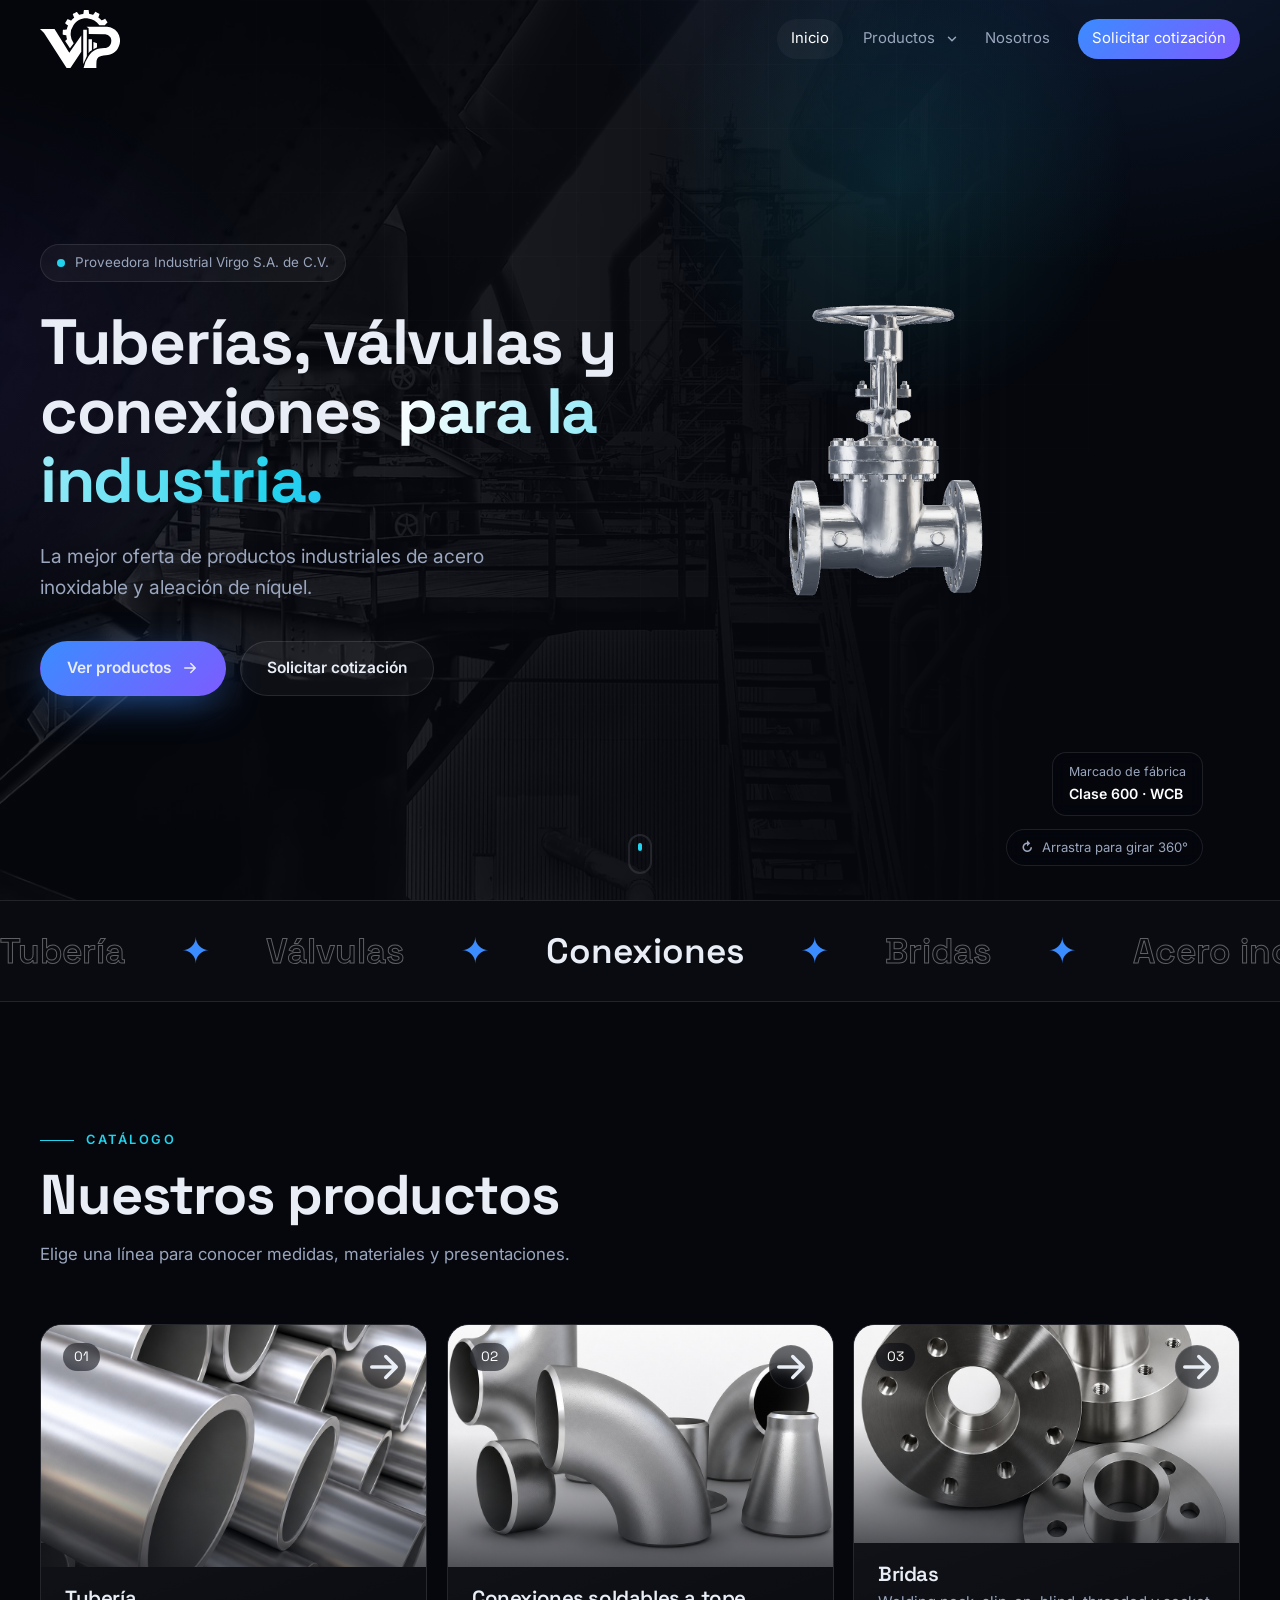
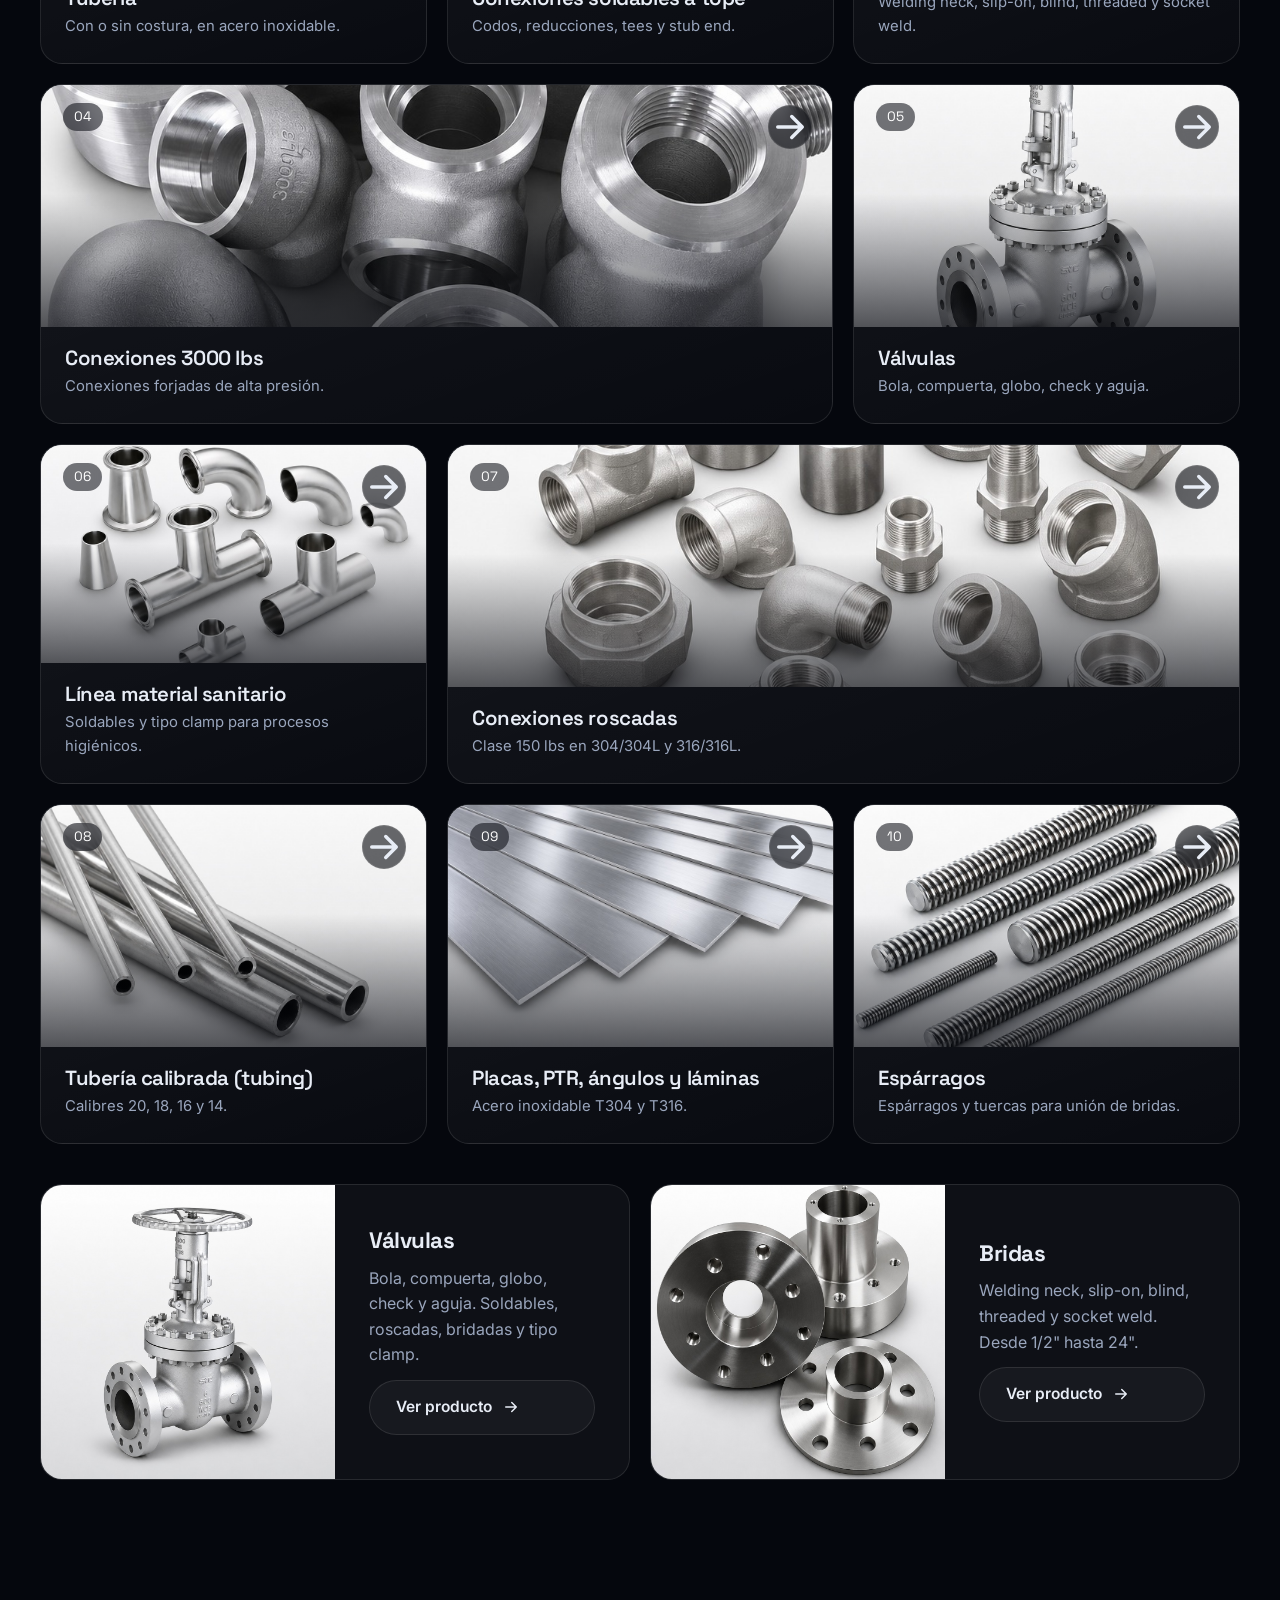
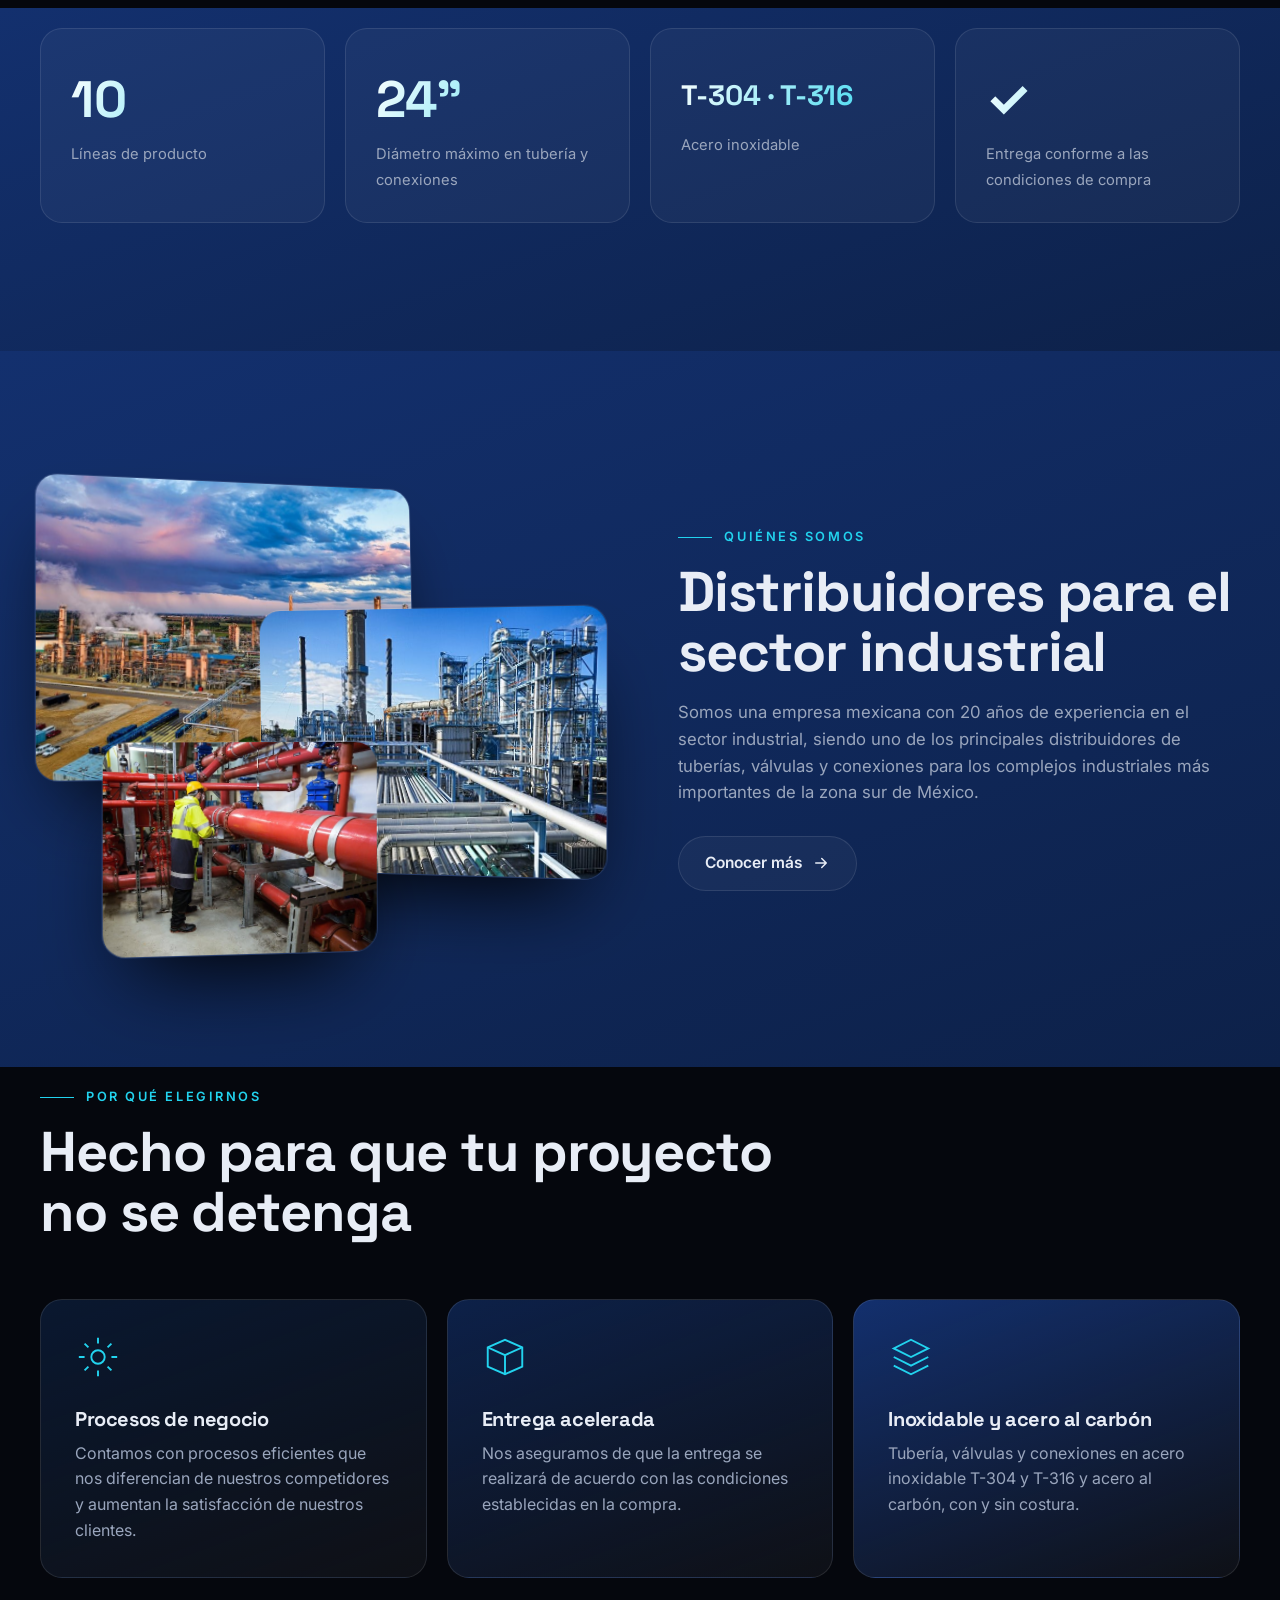
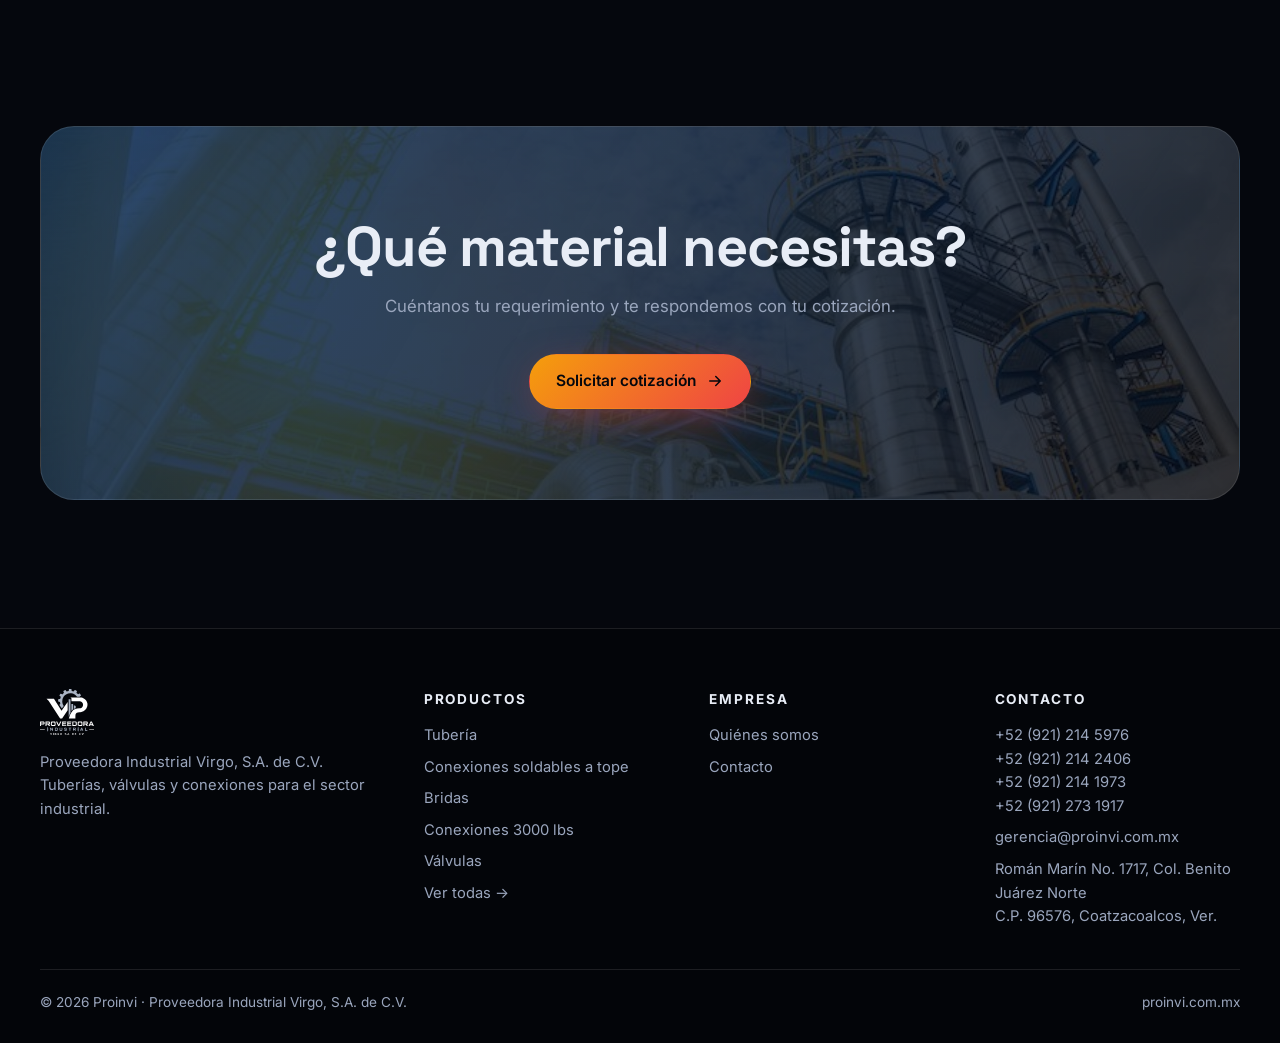
<file: index.html>
<!DOCTYPE html>
<html lang="es">
<head>
<meta charset="UTF-8">
<meta name="viewport" content="width=device-width, initial-scale=1">
<title>Proinvi | Tuberías, válvulas y conexiones industriales</title>
<meta name="description" content="Proveedora Industrial Virgo: tuberías, válvulas y conexiones en acero inoxidable y acero al carbón para el sector industrial.">
<meta name="theme-color" content="#05070d">
<link rel="icon" href="images/logo-proinvi.svg" type="image/svg+xml">
<link rel="preconnect" href="https://fonts.googleapis.com"><link rel="preconnect" href="https://fonts.gstatic.com" crossorigin>
<link href="https://fonts.googleapis.com/css2?family=Inter:wght@400;500;600&family=Space+Grotesk:wght@500;600;700&display=swap" rel="stylesheet">
<link rel="stylesheet" href="style.css">
</head>
<body data-page="inicio">

<main>
<section class="hero" id="top">
  <div class="bgimg"></div>
  <div id="c3d" aria-hidden="true"></div>
  <img class="fallback" src="images/valvulas-1.jpg" alt="Válvula de bola industrial">
  <div class="wrap"><div class="hero-t">
    <span class="pill" data-sin-tienda><i></i> Proveedora Industrial Virgo S.A. de C.V.</span>
    <span class="pill" data-tienda><i></i> Tienda en línea disponible</span>
    <h1>Tuberías, válvulas y conexiones <span class="grad">para la industria.</span></h1>
    <p class="lead">La mejor oferta de productos industriales de acero inoxidable y aleación de níquel.</p>
    <div class="cta-row">
      <a class="btn p" href="#productos">Ver productos <svg viewBox="0 0 24 24" fill="none" stroke="currentColor" stroke-width="2" stroke-linecap="round" stroke-linejoin="round"><path d="M5 12h14M13 6l6 6-6 6"/></svg></a>
      <a class="btn" data-sin-tienda href="contacto.html">Solicitar cotización</a>
      <a class="btn" data-tienda href="tienda.html">Ir a la tienda</a>
    </div>
  </div></div>
  <div class="drag-h" aria-hidden="true"><b>↻</b> Arrastra para girar 360°</div>
  <div class="hero-spec" aria-hidden="true"><span>Marcado de fábrica</span><b>Clase 600 · WCB</b></div>
  <div class="scroll-h" aria-hidden="true"></div>
</section>

<div class="mq" aria-hidden="true"><div>
  <span>Tubería</span><span>Válvulas</span><span>Conexiones</span><span>Bridas</span><span>Acero inoxidable</span><span>Espárragos</span><span>Tubing</span><span>Placas</span>
  <span>Tubería</span><span>Válvulas</span><span>Conexiones</span><span>Bridas</span><span>Acero inoxidable</span><span>Espárragos</span><span>Tubing</span><span>Placas</span>
</div></div>

<section class="sec" id="productos"><div class="wrap">
  <div class="sec-h rv"><div class="eyebrow">Catálogo</div><h2>Nuestros productos</h2><p class="sub">Elige una línea para conocer medidas, materiales y presentaciones.</p></div>
  <div class="bento" id="bento"></div>
  <div class="splitgrid">
    <div class="splitcard rv"><div class="ph"><img src="images/valvulas-1.jpg" alt="Válvula de bola industrial" loading="lazy"></div><div class="bd"><h3>Válvulas</h3><p>Bola, compuerta, globo, check y aguja. Soldables, roscadas, bridadas y tipo clamp.</p><a class="btn" href="producto.html?c=valvulas">Ver producto <svg viewBox="0 0 24 24" fill="none" stroke="currentColor" stroke-width="2" stroke-linecap="round" stroke-linejoin="round"><path d="M5 12h14M13 6l6 6-6 6"/></svg></a></div></div>
    <div class="splitcard rv"><div class="ph"><img src="images/bridas-1.jpg" alt="Bridas de acero inoxidable" loading="lazy"></div><div class="bd"><h3>Bridas</h3><p>Welding neck, slip-on, blind, threaded y socket weld. Desde 1/2" hasta 24".</p><a class="btn" href="producto.html?c=bridas">Ver producto <svg viewBox="0 0 24 24" fill="none" stroke="currentColor" stroke-width="2" stroke-linecap="round" stroke-linejoin="round"><path d="M5 12h14M13 6l6 6-6 6"/></svg></a></div></div>
  </div>
</div></section>

<section class="sec weight" style="padding-top:20px"><div class="wrap">
  <div class="stats">
    <div class="stat rv"><b><span data-n="10">0</span></b><span>Líneas de producto</span></div>
    <div class="stat rv"><b><span data-n="24">0</span>"</b><span>Diámetro máximo en tubería y conexiones</span></div>
    <div class="stat rv"><b class="sm">T-304 · T-316</b><span>Acero inoxidable</span></div>
    <div class="stat rv"><b>✓</b><span>Entrega conforme a las condiciones de compra</span></div>
  </div>
</div></section>

<section class="sec weight"><div class="wrap split">
  <div class="stack rv"><img src="images/planta-refineria.jpg" alt="Planta industrial" loading="lazy"><img src="images/planta-azul.jpg" alt="Tubería industrial" loading="lazy"><img src="images/planta-tuberia-roja.jpg" alt="Línea de proceso" loading="lazy"></div>
  <div class="rv"><div class="eyebrow">Quiénes somos</div><h2>Distribuidores para el sector industrial</h2>
    <p class="sub" style="max-width:none">Somos una empresa mexicana con 20 años de experiencia en el sector industrial, siendo uno de los principales distribuidores de tuberías, válvulas y conexiones para los complejos industriales más importantes de la zona sur de México.</p>
    <div class="cta-row" style="margin-top:30px"><a class="btn" href="quienes-somos.html">Conocer más <svg viewBox="0 0 24 24" fill="none" stroke="currentColor" stroke-width="2" stroke-linecap="round" stroke-linejoin="round"><path d="M5 12h14M13 6l6 6-6 6"/></svg></a></div></div>
</div></section>

<section class="sec" style="padding-top:20px"><div class="wrap">
  <div class="sec-h rv"><div class="eyebrow">Por qué elegirnos</div><h2>Hecho para que tu proyecto no se detenga</h2></div>
  <div class="feats">
    <div class="feat rv g1"><svg viewBox="0 0 48 48" fill="none" stroke="currentColor" stroke-width="2"><circle cx="24" cy="24" r="7"/><path d="M24 4v6M24 38v6M4 24h6M38 24h6M10 10l4 4M34 34l4 4M38 10l-4 4M14 34l-4 4"/></svg><h3>Procesos de negocio</h3><p>Contamos con procesos eficientes que nos diferencian de nuestros competidores y aumentan la satisfacción de nuestros clientes.</p></div>
    <div class="feat rv g2"><svg viewBox="0 0 48 48" fill="none" stroke="currentColor" stroke-width="2"><path d="M6 14 24 6l18 8v20L24 42 6 34z"/><path d="m6 14 18 8 18-8M24 22v20"/></svg><h3>Entrega acelerada</h3><p>Nos aseguramos de que la entrega se realizará de acuerdo con las condiciones establecidas en la compra.</p></div>
    <div class="feat rv g3"><svg viewBox="0 0 48 48" fill="none" stroke="currentColor" stroke-width="2"><path d="m24 6 18 9-18 9-18-9z"/><path d="m6 24 18 9 18-9M6 33l18 9 18-9"/></svg><h3>Inoxidable y acero al carbón</h3><p>Tubería, válvulas y conexiones en acero inoxidable T-304 y T-316 y acero al carbón, con y sin costura.</p></div>
  </div>
</div></section>

<section class="sec" data-tienda style="padding-top:20px"><div class="wrap">
  <div class="sec-h rv"><div class="eyebrow">Tienda en línea</div><h2>Comprar es así de fácil</h2></div>
  <div class="steps">
    <div class="step rv"><b>01</b><h3>Elige</h3><p>Busca por nombre, SKU o línea y agrega al carrito.</p></div>
    <div class="step rv"><b>02</b><h3>Genera tu orden</h3><p>Captura tus datos y recibe tu folio de orden de compra.</p></div>
    <div class="step rv"><b>03</b><h3>Paga</h3><p>Con el medio de pago que prefieras.</p></div>
    <div class="step rv"><b>04</b><h3>Da seguimiento</h3><p>Consulta en qué etapa va tu pedido con tu folio.</p></div>
  </div>
  <div class="pay rv"><span>Transferencia</span><span>Tarjeta</span><span>Mercado Pago</span><span>Pago en sucursal</span></div>
</div></section>

<section class="sec" style="padding-top:20px"><div class="wrap"><div class="ctab rv">
  <h2>¿Qué material necesitas?</h2><p class="sub">Cuéntanos tu requerimiento y te respondemos con tu cotización.</p>
  <div class="cta-row"><a class="btn p warm" href="contacto.html">Solicitar cotización <svg viewBox="0 0 24 24" fill="none" stroke="currentColor" stroke-width="2" stroke-linecap="round" stroke-linejoin="round"><path d="M5 12h14M13 6l6 6-6 6"/></svg></a></div>
</div></div></section>
</main>
<script type="module" src="heroviewer.js"></script>
<script src="config.js"></script>
<script src="data.js"></script>
<script src="app.js"></script>
</body>
</html>
</file>
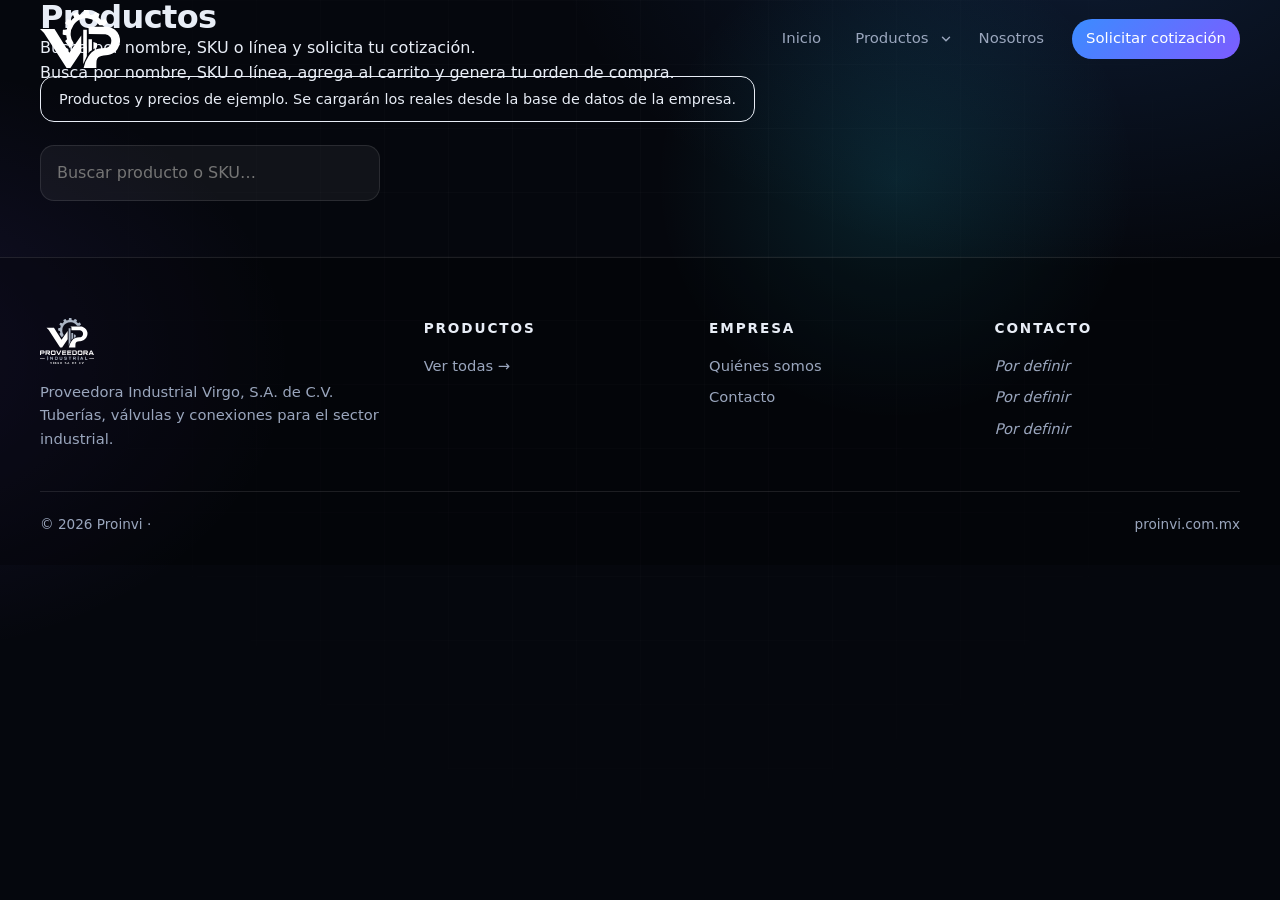
<file: catalogo.html>
<!DOCTYPE html>
<html lang="es">
<head>
<meta charset="UTF-8">
<meta name="viewport" content="width=device-width, initial-scale=1">
<title>Catálogo | Proinvi</title>
<meta name="description" content="Catálogo en línea de tuberías, válvulas y conexiones industriales.">
<link rel="icon" href="assets/logo.svg" type="image/svg+xml">
<link rel="preconnect" href="https://fonts.googleapis.com">
<link href="https://fonts.googleapis.com/css2?family=DM+Sans:wght@400;500;700&family=Sora:wght@600;800&display=swap" rel="stylesheet">
<link rel="stylesheet" href="style.css">
</head>
<body data-page="catalogo">

<div class="page-h"><div class="wrap">
  <h1>Productos</h1>
  <p data-nostore>Busca por nombre, SKU o línea y solicita tu cotización.</p><p data-store>Busca por nombre, SKU o línea, agrega al carrito y genera tu orden de compra.</p>
  <span class="note">Productos y precios de ejemplo. Se cargarán los reales desde la base de datos de la empresa.</span>
</div></div>

<section style="padding-top:34px">
  <div class="wrap">
    <div class="tools"><input class="search" id="q" type="search" placeholder="Buscar producto o SKU…"></div>
    <div class="chips" id="chips"></div>
    <div class="grid" id="grid"></div>
  </div>
</section>

<script src="app.js"></script>
</body>
</html>
</file>
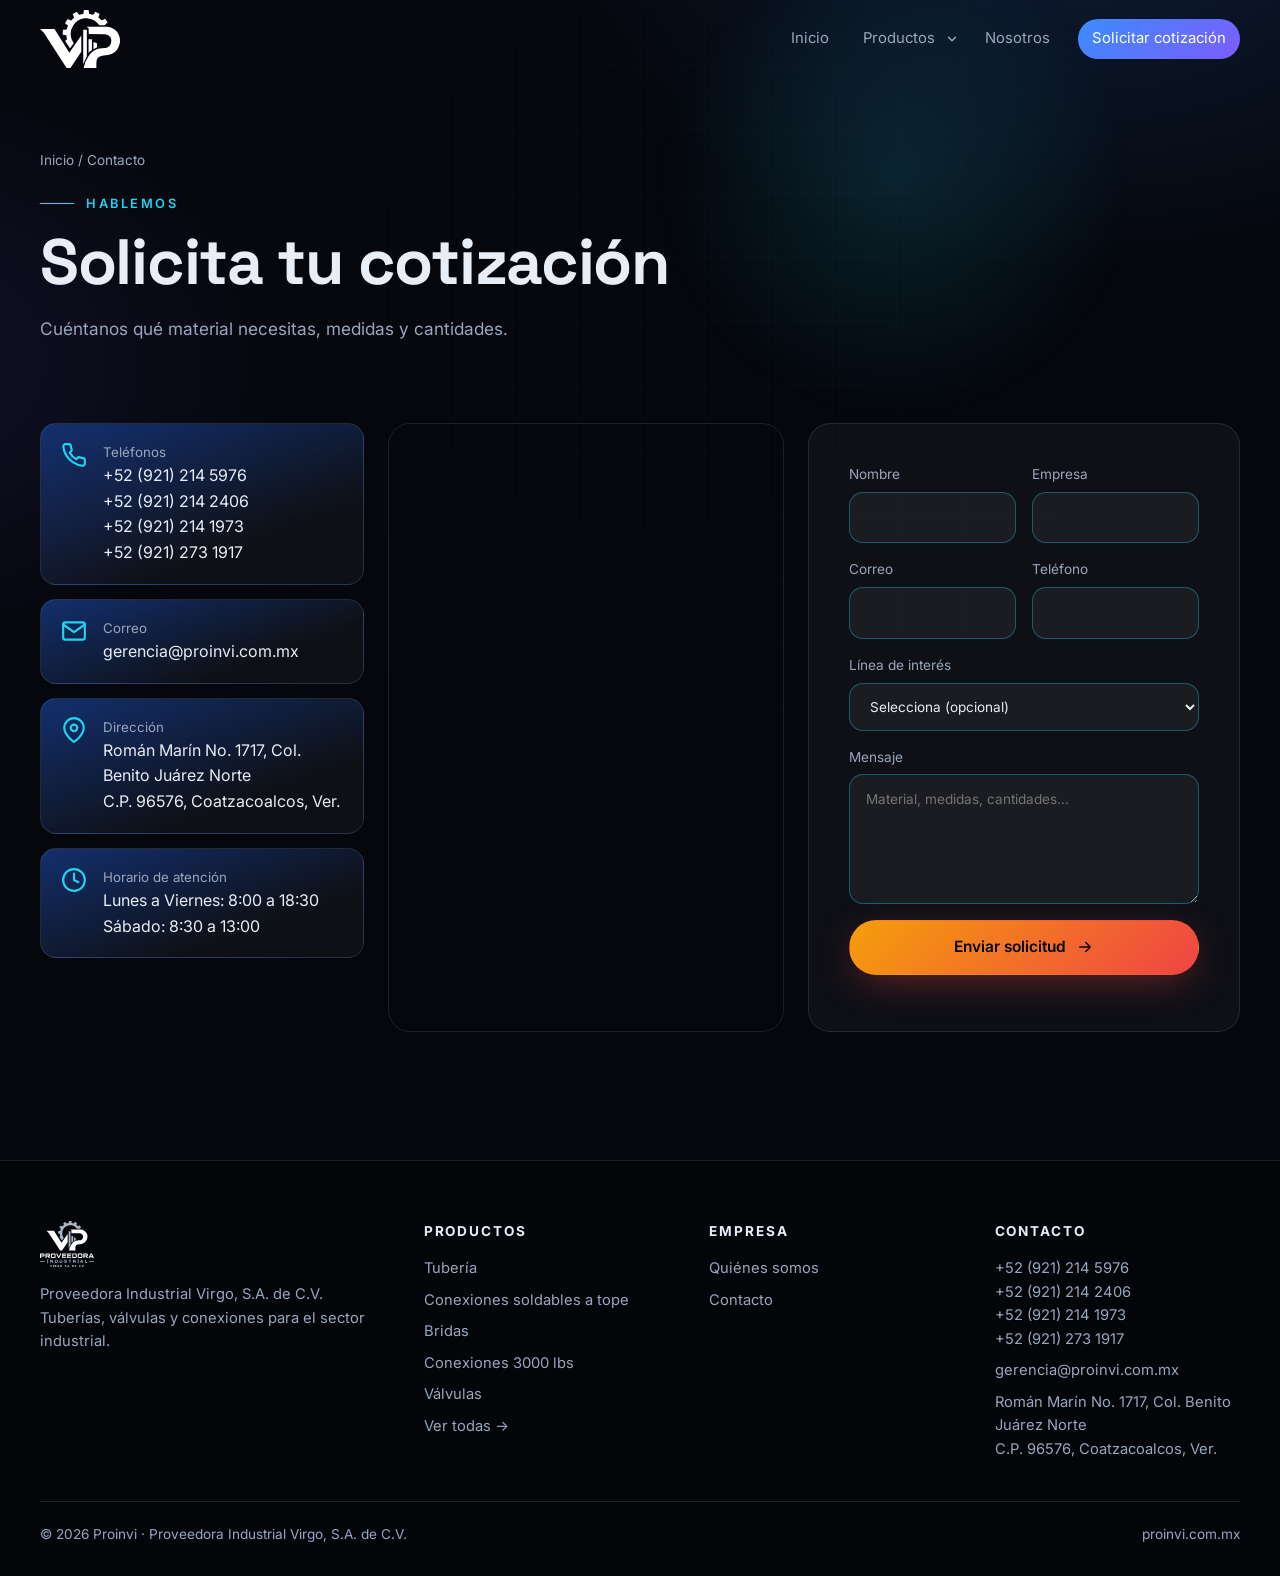
<file: contacto.html>
<!DOCTYPE html>
<html lang="es">
<head>
<meta charset="UTF-8">
<meta name="viewport" content="width=device-width, initial-scale=1">
<title>Contacto | Proinvi</title>
<meta name="description" content="Solicita tu cotización de tuberías, válvulas y conexiones industriales.">
<meta name="theme-color" content="#05070d">
<link rel="icon" href="images/logo-proinvi.svg" type="image/svg+xml">
<link rel="preconnect" href="https://fonts.googleapis.com"><link rel="preconnect" href="https://fonts.gstatic.com" crossorigin>
<link href="https://fonts.googleapis.com/css2?family=Inter:wght@400;500;600&family=Space+Grotesk:wght@500;600;700&display=swap" rel="stylesheet">
<link rel="stylesheet" href="style.css">
</head>
<body data-page="contacto">

<main>
<section class="phero"><div class="wrap"><div class="crumb"><a href="index.html">Inicio</a> / Contacto</div><div class="eyebrow">Hablemos</div><h1>Solicita tu cotización</h1><p>Cuéntanos qué material necesitas, medidas y cantidades.</p></div></section>
<section class="sec" style="padding-top:30px"><div class="wrap cgrid">
  <div class="info rv" id="ci"></div>
  <div class="mapbox rv"><iframe src="https://maps.google.com/maps?q=18.1387098,-94.4398656&z=17&output=embed" loading="lazy" referrerpolicy="no-referrer-when-downgrade" aria-label="Ubicación de Proinvi en Coatzacoalcos, Veracruz"></iframe></div>
  <div class="box rv"><form class="form industrial" id="cform">
    <div class="two"><label>Nombre<input name="nombre" required autocomplete="name"></label><label>Empresa<input name="empresa" autocomplete="organization"></label></div>
    <div class="two"><label>Correo<input name="email" type="email" required autocomplete="email"></label><label>Teléfono<input name="tel" type="tel" autocomplete="tel"></label></div>
    <label>Línea de interés<select name="interes"></select></label>
    <label>Mensaje<textarea name="mensaje" required placeholder="Material, medidas, cantidades…"></textarea></label>
    <input name="web" tabindex="-1" autocomplete="off" style="position:absolute;left:-9999px" aria-hidden="true">
    <button class="btn p warm" type="submit" style="justify-content:center">Enviar solicitud <svg viewBox="0 0 24 24" fill="none" stroke="currentColor" stroke-width="2" stroke-linecap="round" stroke-linejoin="round"><path d="M5 12h14M13 6l6 6-6 6"/></svg></button><div id="cmsg"></div>
  </form></div>
</div></section>
</main>
<script src="config.js"></script>
<script src="data.js"></script>
<script src="app.js"></script>
</body>
</html>
</file>
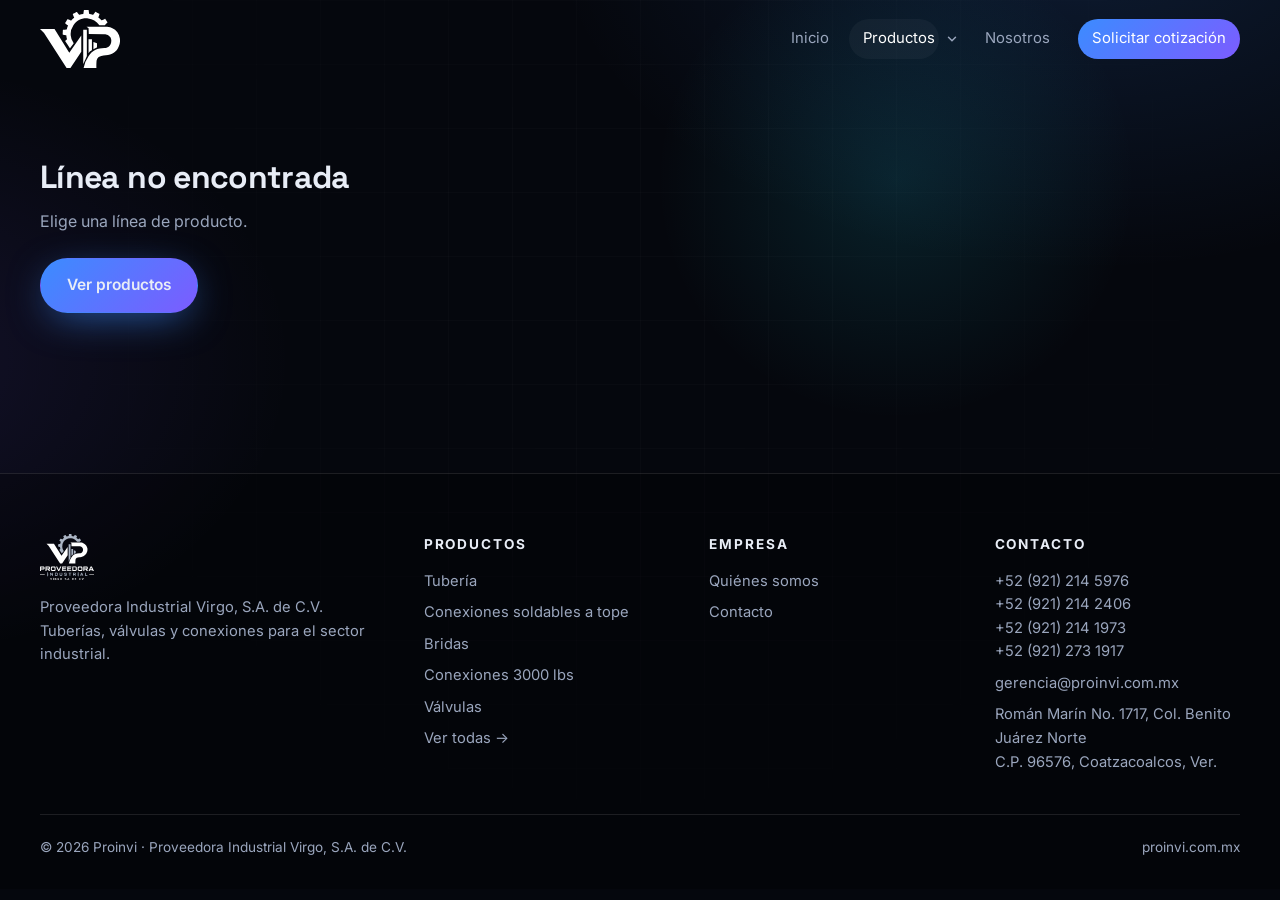
<file: producto.html>
<!DOCTYPE html>
<html lang="es">
<head>
<meta charset="UTF-8">
<meta name="viewport" content="width=device-width, initial-scale=1">
<title>Producto | Proinvi</title>
<meta name="description" content="Línea de producto Proinvi.">
<meta name="theme-color" content="#05070d">
<link rel="icon" href="images/logo-proinvi.svg" type="image/svg+xml">
<link rel="preconnect" href="https://fonts.googleapis.com"><link rel="preconnect" href="https://fonts.gstatic.com" crossorigin>
<link href="https://fonts.googleapis.com/css2?family=Inter:wght@400;500;600&family=Space+Grotesk:wght@500;600;700&display=swap" rel="stylesheet">
<link rel="stylesheet" href="style.css">
</head>
<body data-page="producto">
<main id="prod"></main>
<script src="config.js"></script>
<script src="data.js"></script>
<script src="app.js"></script>
</body>
</html>
</file>
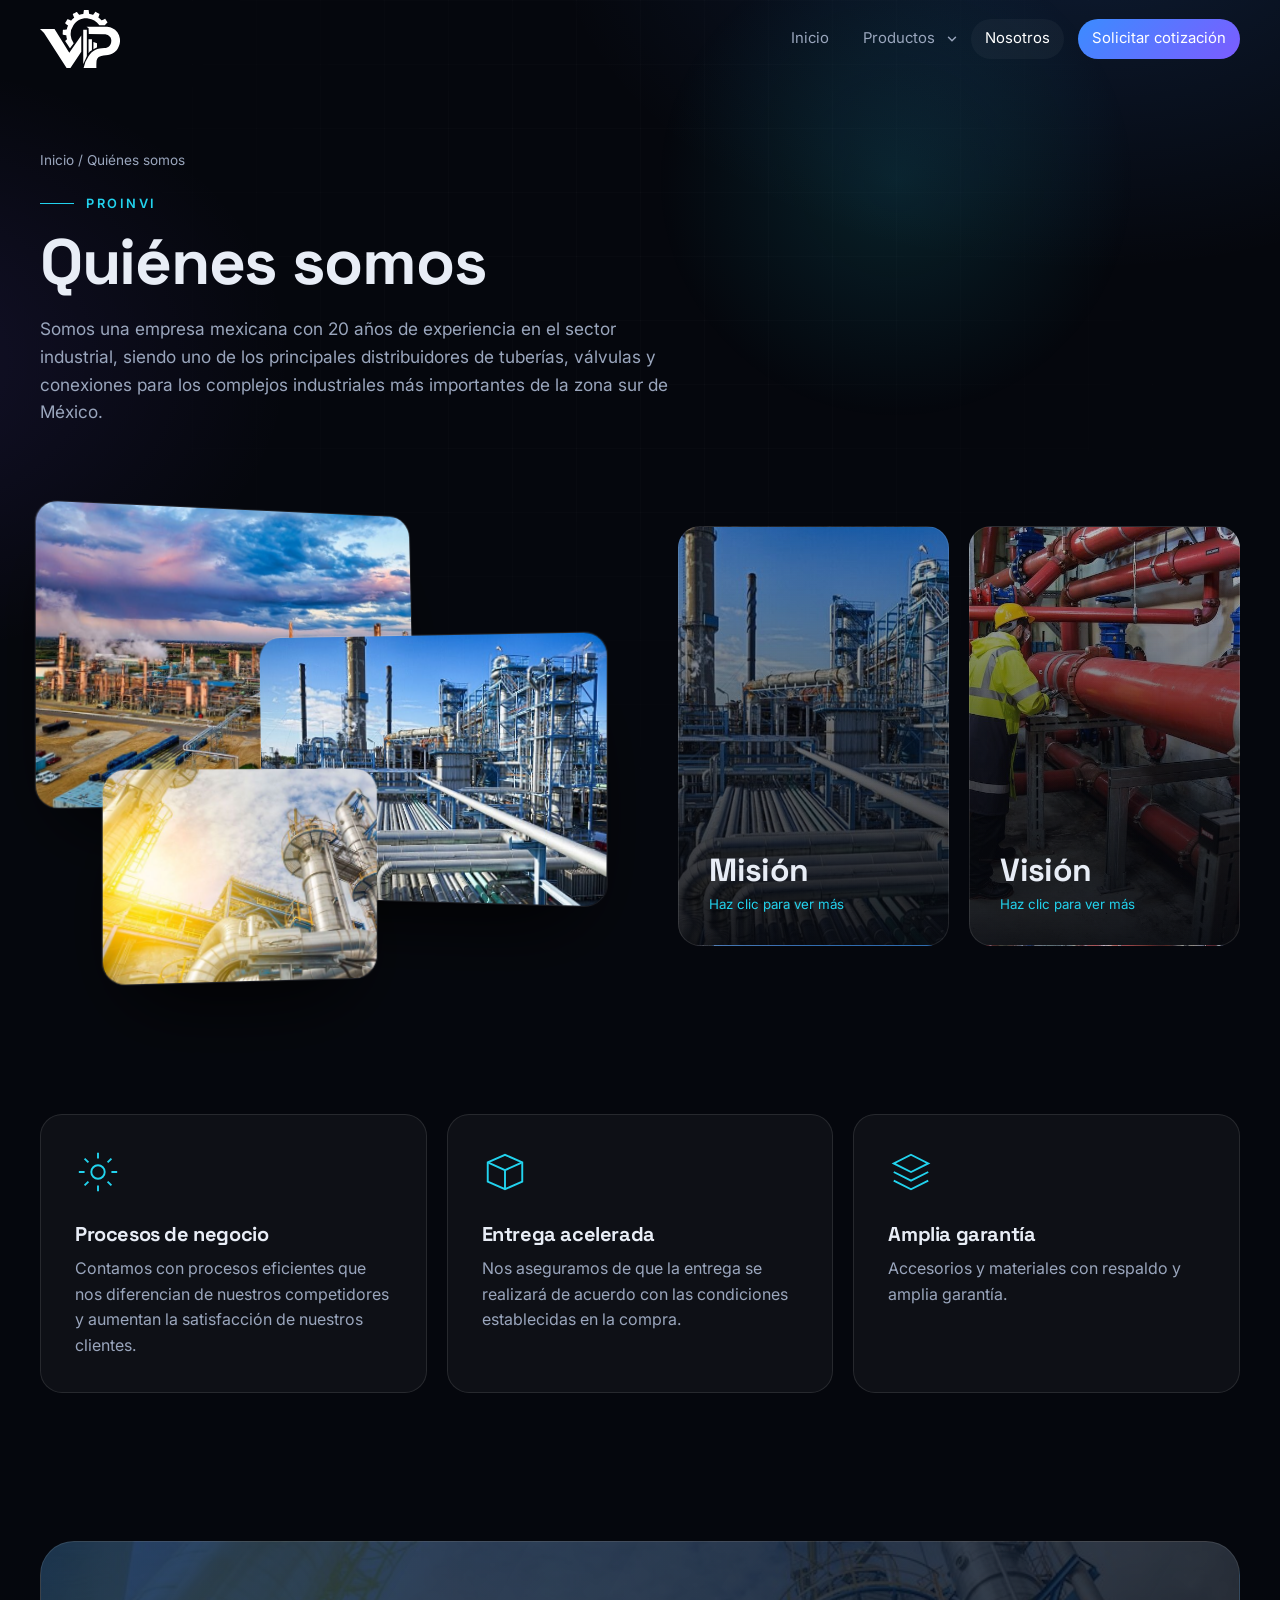
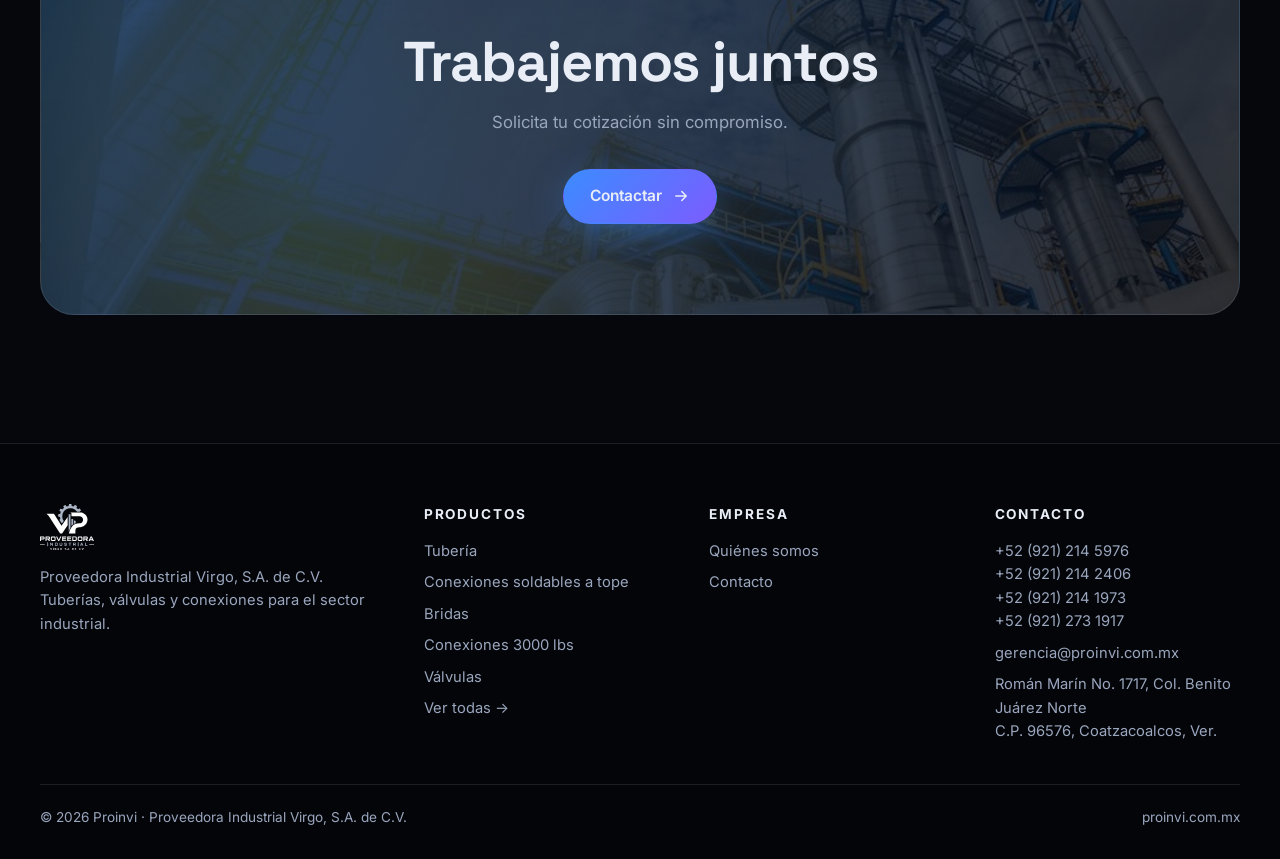
<file: quienes-somos.html>
<!DOCTYPE html>
<html lang="es">
<head>
<meta charset="UTF-8">
<meta name="viewport" content="width=device-width, initial-scale=1">
<title>Quiénes somos | Proinvi</title>
<meta name="description" content="Somos una empresa distribuidora de tuberías, válvulas y conexiones en acero inoxidable y acero al carbón.">
<meta name="theme-color" content="#05070d">
<link rel="icon" href="images/logo-proinvi.svg" type="image/svg+xml">
<link rel="preconnect" href="https://fonts.googleapis.com"><link rel="preconnect" href="https://fonts.gstatic.com" crossorigin>
<link href="https://fonts.googleapis.com/css2?family=Inter:wght@400;500;600&family=Space+Grotesk:wght@500;600;700&display=swap" rel="stylesheet">
<link rel="stylesheet" href="style.css">
</head>
<body data-page="nosotros">

<main>
<section class="phero"><div class="wrap"><div class="crumb"><a href="index.html">Inicio</a> / Quiénes somos</div><div class="eyebrow">Proinvi</div><h1>Quiénes somos</h1>
<p>Somos una empresa mexicana con 20 años de experiencia en el sector industrial, siendo uno de los principales distribuidores de tuberías, válvulas y conexiones para los complejos industriales más importantes de la zona sur de México.</p></div></section>
<section class="sec" style="padding-top:30px"><div class="wrap split">
  <div class="stack rv"><img src="images/planta-refineria.jpg" alt="Planta industrial" loading="lazy"><img src="images/planta-azul.jpg" alt="Planta de proceso" loading="lazy"><img src="images/planta-sol.jpg" alt="Instalación industrial" loading="lazy"></div>
  <div class="flips rv">
    <div class="flip" style="--im:url(images/planta-azul.jpg)"><div class="f"><h3>Misión</h3><small><span class="hov">Haz clic para ver más</span><span class="tap">Toca para ver más</span></small></div><div class="b">Comercializar tuberías, válvulas y conexiones para el sector industrial proporcionando, a través de nuestra experiencia, soluciones que logren superar las expectativas de nuestros clientes mediante la mejora continua en nuestros procesos y la alta calidad de nuestros productos.</div></div>
    <div class="flip" style="--im:url(images/planta-tuberia-roja.jpg)"><div class="f"><h3>Visión</h3><small><span class="hov">Haz clic para ver más</span><span class="tap">Toca para ver más</span></small></div><div class="b">Posicionarnos como una empresa líder a nivel nacional en el suministro de tuberías, válvulas y conexiones para el sector industrial, siendo reconocidos por la calidad de nuestros productos, generando la confianza de nuestros clientes.</div></div>
  </div>
</div></section>
<section class="sec" style="padding-top:20px"><div class="wrap"><div class="feats">
  <div class="feat rv"><svg viewBox="0 0 48 48" fill="none" stroke="currentColor" stroke-width="2"><circle cx="24" cy="24" r="7"/><path d="M24 4v6M24 38v6M4 24h6M38 24h6M10 10l4 4M34 34l4 4M38 10l-4 4M14 34l-4 4"/></svg><h3>Procesos de negocio</h3><p>Contamos con procesos eficientes que nos diferencian de nuestros competidores y aumentan la satisfacción de nuestros clientes.</p></div>
  <div class="feat rv"><svg viewBox="0 0 48 48" fill="none" stroke="currentColor" stroke-width="2"><path d="M6 14 24 6l18 8v20L24 42 6 34z"/><path d="m6 14 18 8 18-8M24 22v20"/></svg><h3>Entrega acelerada</h3><p>Nos aseguramos de que la entrega se realizará de acuerdo con las condiciones establecidas en la compra.</p></div>
  <div class="feat rv"><svg viewBox="0 0 48 48" fill="none" stroke="currentColor" stroke-width="2"><path d="m24 6 18 9-18 9-18-9z"/><path d="m6 24 18 9 18-9M6 33l18 9 18-9"/></svg><h3>Amplia garantía</h3><p>Accesorios y materiales con respaldo y amplia garantía.</p></div>
</div></div></section>
<section class="sec" style="padding-top:20px"><div class="wrap"><div class="ctab rv"><h2>Trabajemos juntos</h2><p class="sub">Solicita tu cotización sin compromiso.</p><div class="cta-row"><a class="btn p" href="contacto.html">Contactar <svg viewBox="0 0 24 24" fill="none" stroke="currentColor" stroke-width="2" stroke-linecap="round" stroke-linejoin="round"><path d="M5 12h14M13 6l6 6-6 6"/></svg></a></div></div></div></section>
</main>
<script src="config.js"></script>
<script src="data.js"></script>
<script src="app.js"></script>
</body>
</html>
</file>
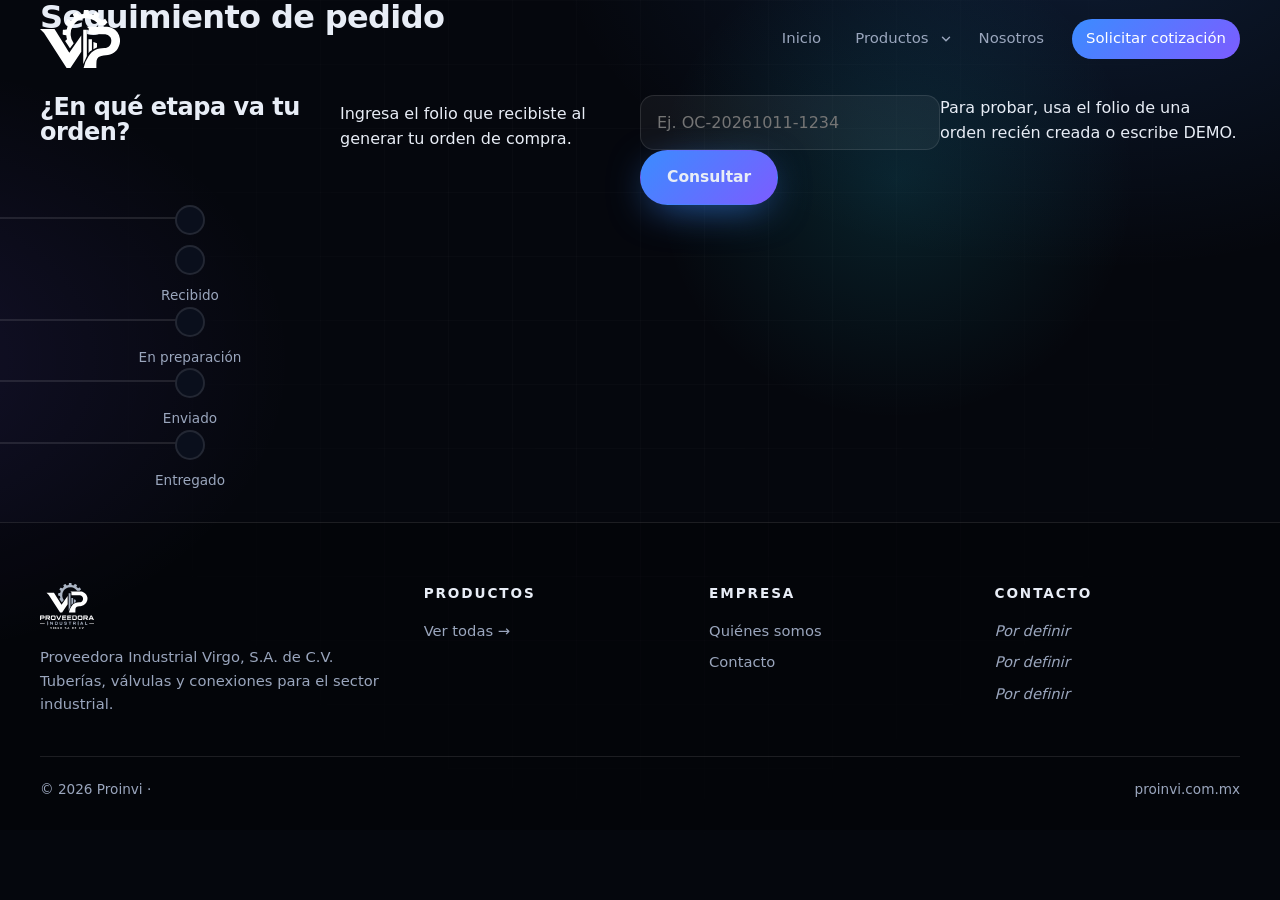
<file: seguimiento.html>
<!DOCTYPE html>
<html lang="es">
<head>
<meta charset="UTF-8">
<meta name="viewport" content="width=device-width, initial-scale=1">
<title>Seguimiento de pedido | Proinvi</title>
<meta name="description" content="Consulta el estado de tu pedido con tu folio.">
<link rel="icon" href="assets/logo.svg" type="image/svg+xml">
<link rel="preconnect" href="https://fonts.googleapis.com">
<link href="https://fonts.googleapis.com/css2?family=DM+Sans:wght@400;500;700&family=Sora:wght@600;800&display=swap" rel="stylesheet">
<link rel="stylesheet" href="style.css">
</head>
<body data-page="seguimiento">

<div class="page-h"><div class="wrap"><h1>Seguimiento de pedido</h1></div></div>
<section style="padding-top:30px">
  <div class="wrap">
    <div class="track rv">
      <h2>¿En qué etapa va tu orden?</h2>
      <p style="color:var(--muted);margin-top:6px">Ingresa el folio que recibiste al generar tu orden de compra.</p>
      <form class="trackform" id="trackForm">
        <input id="folioIn" placeholder="Ej. OC-20261011-1234" required>
        <button class="btn p" type="submit">Consultar</button>
      </form>
      <p id="trackMsg">Para probar, usa el folio de una orden recién creada o escribe DEMO.</p>
      <div class="stepper"><div class="st">Recibido</div><div class="st">En preparación</div><div class="st">Enviado</div><div class="st">Entregado</div></div>
    </div>
  </div>
</section>

<script src="app.js"></script>
</body>
</html>
</file>
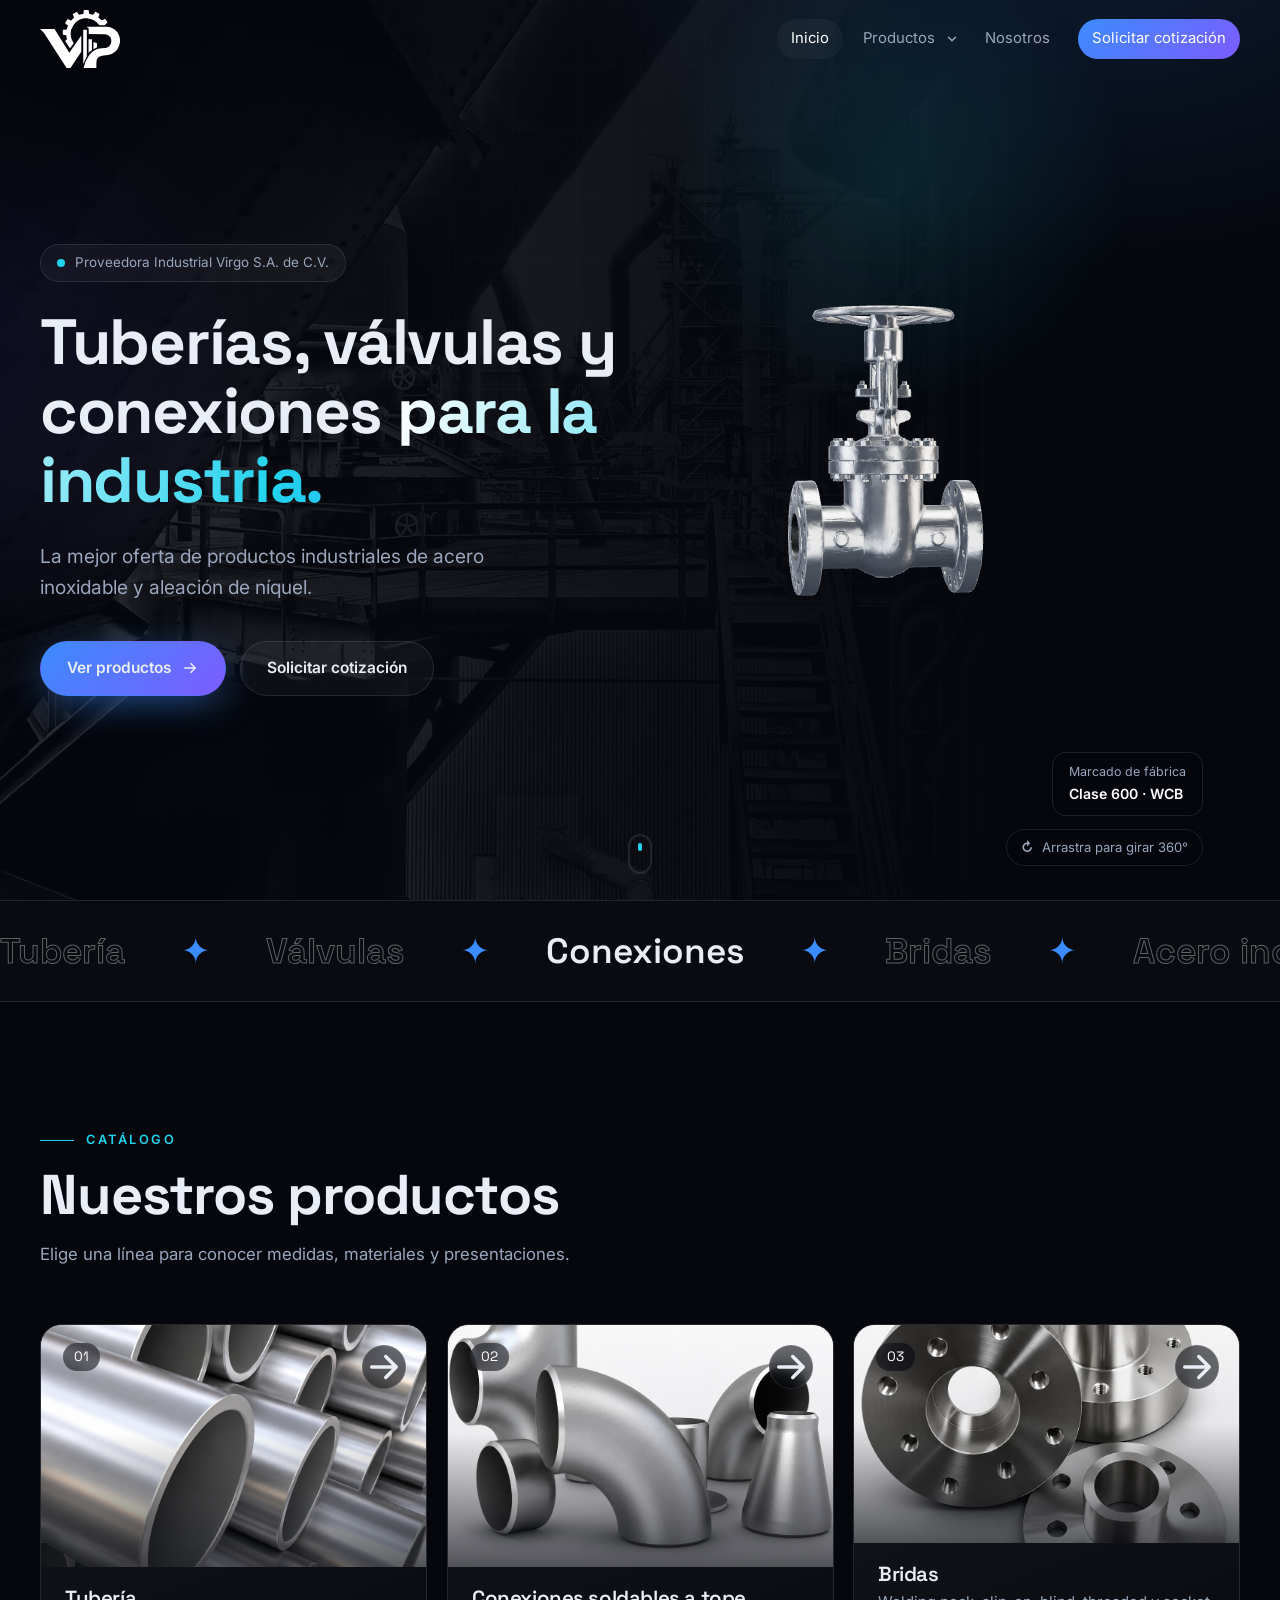
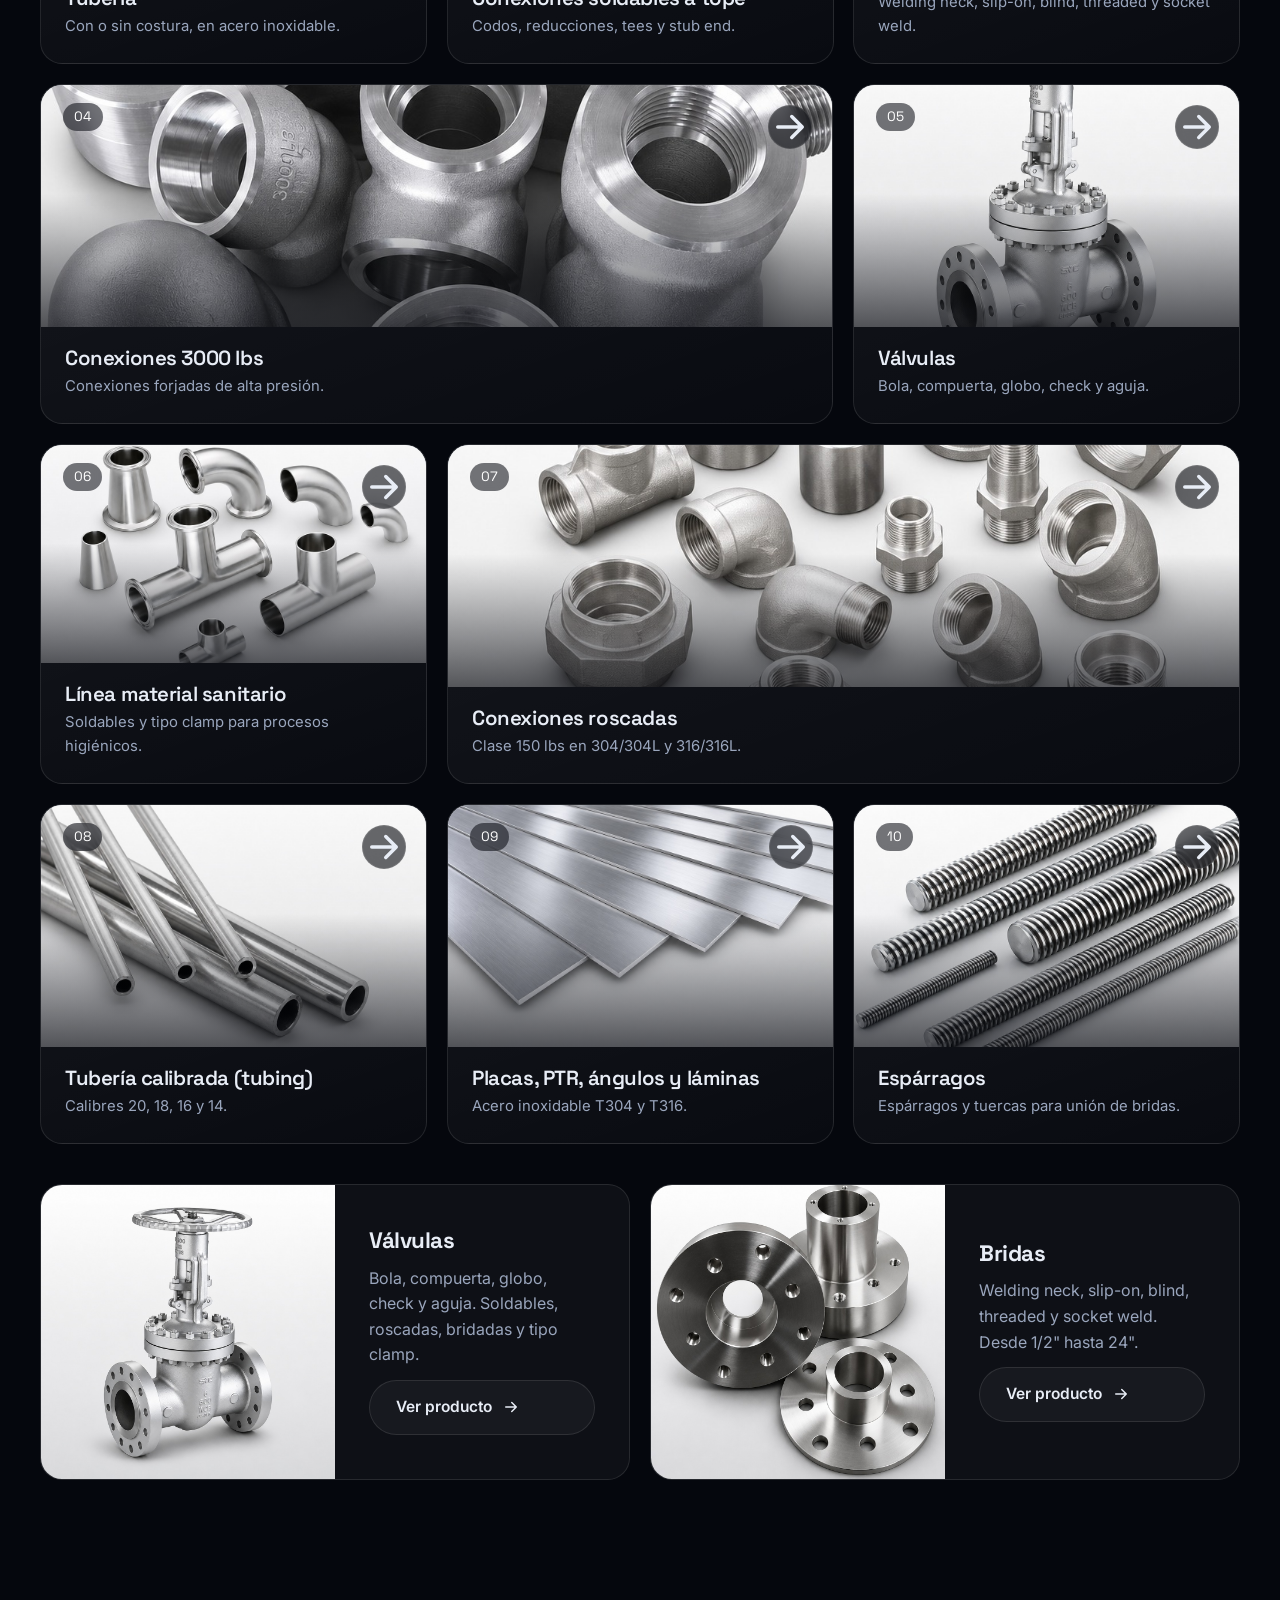
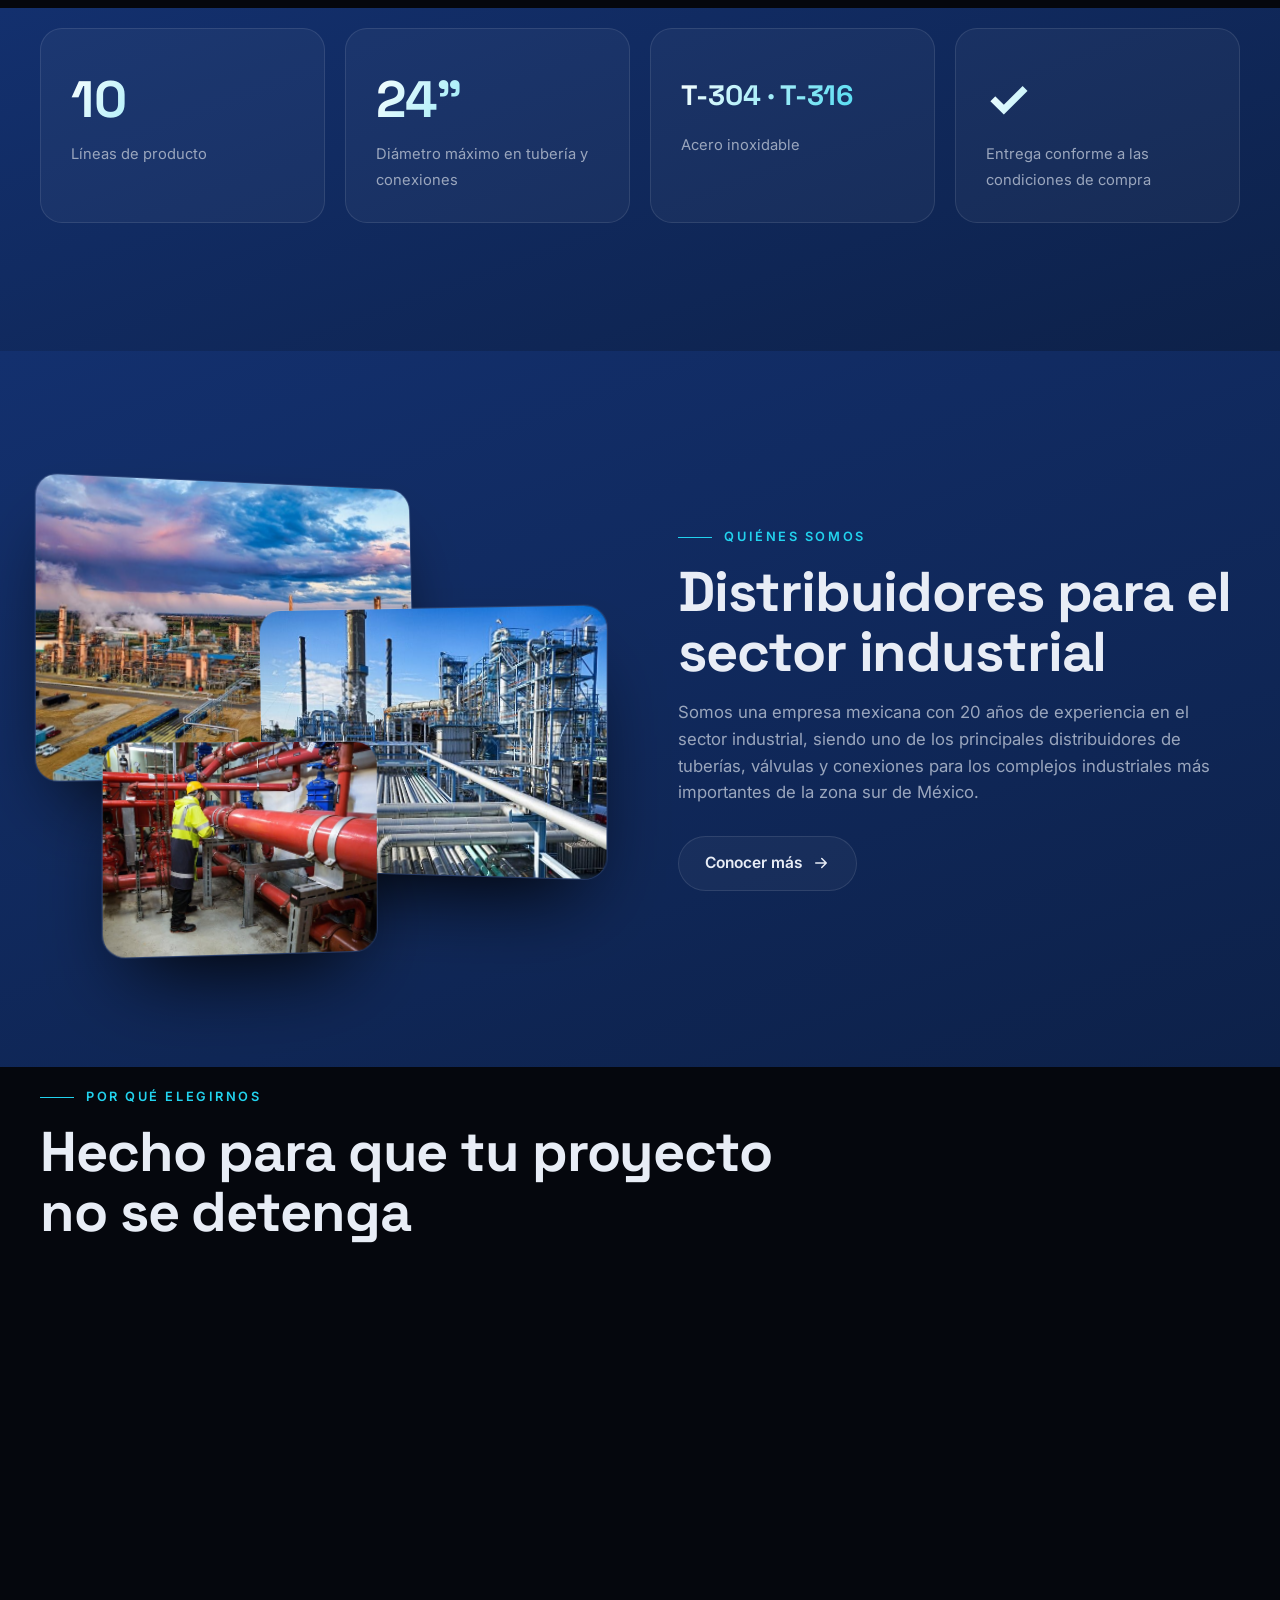
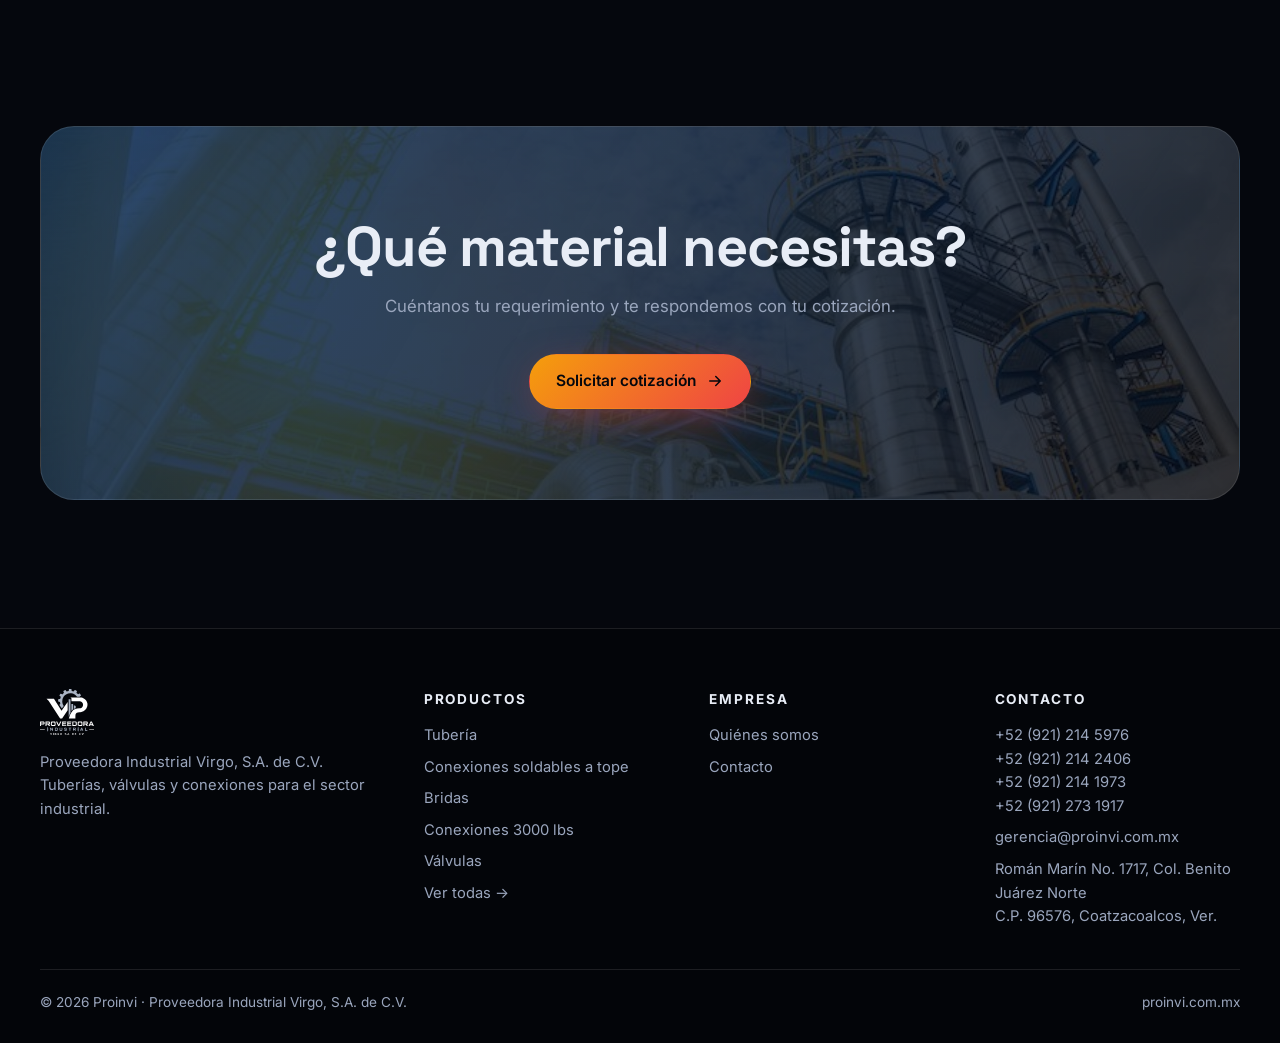
<file: tienda.html>
<!DOCTYPE html>
<html lang="es">
<head>
<meta charset="UTF-8">
<meta name="viewport" content="width=device-width, initial-scale=1">
<title>Tienda en línea | Proinvi</title>
<meta name="description" content="Tienda en línea de Proinvi: catálogo, orden de compra y seguimiento de pedidos.">
<meta name="theme-color" content="#05070d">
<link rel="icon" href="images/logo-proinvi.svg" type="image/svg+xml">
<link rel="preconnect" href="https://fonts.googleapis.com"><link rel="preconnect" href="https://fonts.gstatic.com" crossorigin>
<link href="https://fonts.googleapis.com/css2?family=Inter:wght@400;500;600&family=Space+Grotesk:wght@500;600;700&display=swap" rel="stylesheet">
<link rel="stylesheet" href="style.css">
<script src="config.js"></script>
</head>
<body data-page="tienda">

<main>
<script>if(window.PROINVI&&!window.PROINVI.TIENDA)location.replace('index.html');</script>
<section class="phero"><div class="wrap"><div class="crumb"><a href="index.html">Inicio</a> / Tienda</div><div class="eyebrow">Tienda en línea</div><h1>Compra en línea</h1><p>Arma tu orden de compra y da seguimiento a tu pedido.</p></div></section>
<section class="sec" style="padding-top:30px"><div class="wrap">
  <div id="dm"></div>
  <div class="tools"><input id="q" type="search" placeholder="Buscar por nombre o SKU…" aria-label="Buscar"><select id="cs" aria-label="Línea"></select></div>
  <div class="pg" id="pg"></div>
</div></section>
<section class="sec" id="seguimiento" style="padding-top:20px"><div class="wrap"><div class="box">
  <div class="eyebrow">Seguimiento</div><h2 style="font-size:2rem;margin-bottom:20px">Rastrea tu pedido</h2>
  <form class="form" id="tf" style="grid-template-columns:1fr auto;max-width:560px"><input id="fo" placeholder="Folio de tu orden" required aria-label="Folio"><button class="btn p" type="submit">Consultar</button></form>
  <div id="tr"></div>
</div></div></section>
</main>

<script src="data.js"></script>
<script src="app.js"></script>
</body>
</html>
</file>
<file: style.css>
:root{--bg:#05070d;--bg2:#0a0f1c;--panel:rgba(255,255,255,.04);--line:rgba(255,255,255,.1);--tx:#e8edf6;--mu:#9aa6bd;--ac:#3b8cff;--ac2:#22d3ee;--ac3:#7c5cff;--r:22px;--ease:cubic-bezier(.2,.8,.2,1);--warm:#f59e0b;--warm2:#ef4444;--navy:#0d2149;--navy2:#13306e}
*{box-sizing:border-box;margin:0;padding:0}
html{scroll-behavior:smooth;-webkit-text-size-adjust:100%}
body{background:var(--bg);color:var(--tx);font-family:'Inter',system-ui,-apple-system,'Segoe UI',Roboto,sans-serif;line-height:1.6;overflow-x:hidden}
h1,h2,h3,.disp{font-family:'Space Grotesk','Inter',system-ui,sans-serif;letter-spacing:-.02em;line-height:1.08}
a{color:inherit;text-decoration:none}img{max-width:100%;display:block}
button{font:inherit;cursor:pointer;color:inherit}
.wrap{width:min(1200px,100% - 40px);margin-inline:auto}
::selection{background:var(--ac);color:#fff}
/* fondo global */
body:before{content:"";position:fixed;inset:0;z-index:-2;background:radial-gradient(900px 600px at 85% -10%,rgba(59,140,255,.16),transparent 60%),radial-gradient(700px 500px at -10% 40%,rgba(124,92,255,.12),transparent 60%),var(--bg)}
body:after{content:"";position:fixed;inset:0;z-index:-1;pointer-events:none;opacity:.5;background-image:linear-gradient(rgba(255,255,255,.035) 1px,transparent 1px),linear-gradient(90deg,rgba(255,255,255,.035) 1px,transparent 1px);background-size:64px 64px;mask-image:radial-gradient(ellipse at 50% 30%,#000 20%,transparent 75%);-webkit-mask-image:radial-gradient(ellipse at 50% 30%,#000 20%,transparent 75%)}
.glow{position:fixed;width:520px;height:520px;border-radius:50%;pointer-events:none;z-index:-1;background:radial-gradient(circle,rgba(34,211,238,.13),transparent 65%);transform:translate(-50%,-50%);left:var(--mx,70%);top:var(--my,20%);transition:left .25s linear,top .25s linear}
/* header */
.hdr{position:fixed;top:0;left:0;right:0;z-index:50;transition:.35s var(--ease)}
.hdr .wrap{display:flex;align-items:center;justify-content:space-between;height:78px;transition:.35s}
.hdr.sc{background:rgba(5,7,13,.72);backdrop-filter:blur(16px);-webkit-backdrop-filter:blur(16px);border-bottom:1px solid var(--line)}
.hdr.sc .wrap{height:64px}
.logo img{height:58px;width:auto;filter:brightness(0) invert(1)}.hdr.sc .logo img{height:46px}
.nav{display:flex;gap:6px;align-items:center}
.nav a{padding:8px 14px;border-radius:99px;font-size:.93rem;color:var(--mu);transition:.2s}
.nav a:hover,.nav a.on{color:#fff;background:var(--panel)}
.nav .cta{background:linear-gradient(135deg,var(--ac),var(--ac3));color:#fff;margin-left:8px}
.nav .cta:hover{filter:brightness(1.15)}
.cartbtn{position:relative;background:var(--panel);border:1px solid var(--line);border-radius:99px;padding:8px 14px;font-size:.9rem;margin-left:6px}
.cartbtn b{background:var(--ac2);color:#041018;border-radius:99px;padding:0 7px;font-size:.78rem;margin-left:6px}
.burger{display:none;background:none;border:0;width:42px;height:42px}
.burger span{display:block;width:24px;height:2px;background:#fff;margin:6px auto;transition:.3s}
/* menú desplegable */
.dd{position:relative;display:flex;align-items:center}
.dd .ddl{padding-right:4px}.dd.on>.ddl{color:#fff;background:var(--panel)}
.ddb{background:none;border:0;color:var(--mu);width:26px;height:30px;display:grid;place-items:center;border-radius:99px}
.ddb svg{transition:transform .3s}.dd.open .ddb svg,.dd:hover .ddb svg{transform:rotate(180deg)}
.ddm{position:absolute;top:100%;left:50%;width:min(620px,92vw);transform:translate(-50%,10px);opacity:0;visibility:hidden;transition:.3s var(--ease);background:rgba(10,15,28,.96);backdrop-filter:blur(18px);border:1px solid var(--line);border-radius:20px;padding:14px;display:grid;grid-template-columns:1fr 1fr;gap:4px;box-shadow:0 30px 80px -20px #000}
.dd:before{content:"";position:absolute;left:0;right:0;top:100%;height:14px}
.dd:hover .ddm,.dd.open .ddm,.dd:focus-within .ddm{opacity:1;visibility:visible;transform:translate(-50%,6px)}
.ddm a{display:flex;align-items:center;gap:12px;padding:8px 10px;border-radius:12px;color:var(--tx);font-size:.9rem;background:none}
.ddm a:hover{background:rgba(59,140,255,.14);color:#fff}
.ddm img{width:44px;height:36px;object-fit:cover;border-radius:8px;background:#dfe5ee;flex:none}
.ddm a.all{grid-column:1/-1;justify-content:center;color:var(--ac2);border-top:1px solid var(--line);border-radius:0 0 12px 12px;margin-top:4px;padding-top:12px}
/* botones */
.btn{display:inline-flex;align-items:center;gap:10px;padding:14px 26px;border-radius:99px;border:1px solid var(--line);background:var(--panel);font-weight:600;font-size:.97rem;transition:.25s var(--ease);position:relative;will-change:transform}
.btn:hover{border-color:rgba(255,255,255,.3);background:rgba(255,255,255,.08)}
.btn.p{background:linear-gradient(135deg,var(--ac),var(--ac3));border-color:transparent;box-shadow:0 10px 40px -10px rgba(59,140,255,.7)}
.btn.p:hover{box-shadow:0 14px 50px -8px rgba(59,140,255,.95);filter:brightness(1.1)}
.btn.warm{background:linear-gradient(135deg,var(--warm),var(--warm2));border-color:transparent;color:var(--bg);box-shadow:0 10px 40px -10px rgba(239,68,68,.5)}
.btn.warm:hover{box-shadow:0 14px 50px -8px rgba(239,68,68,.75);filter:brightness(1.1)}
.btn svg{width:18px;height:18px}
/* hero */
.hero{position:relative;min-height:100vh;min-height:100svh;display:flex;align-items:center;padding:110px 0 70px;overflow:hidden}
.hero .bgimg{position:absolute;inset:0;background:url(images/planta-bn.jpg) center/cover;opacity:.16;mix-blend-mode:luminosity;mask-image:linear-gradient(90deg,#000,transparent 80%);-webkit-mask-image:linear-gradient(90deg,#000,transparent 80%)}
#c3d{display:block}
#c3d{touch-action:pan-y;position:absolute;right:-6%;top:0;width:74%;height:100%;z-index:1}
#c3d canvas{display:block;width:100%!important;height:100%!important}
.hero .fallback{position:absolute;right:6%;top:50%;transform:translateY(-50%);width:42%;border-radius:30px;display:none;z-index:1;box-shadow:0 40px 100px -30px rgba(59,140,255,.5)}
.nogl .hero .fallback{display:block}
.hero .wrap{position:relative;z-index:2;pointer-events:none}.hero-t{pointer-events:auto}
.drag-h{position:absolute;right:6%;bottom:34px;z-index:3;display:none;align-items:center;gap:8px;font-size:.82rem;color:var(--mu);background:rgba(5,7,13,.55);border:1px solid var(--line);padding:7px 14px;border-radius:99px;backdrop-filter:blur(8px);pointer-events:none;transition:opacity .5s}
.glready .drag-h{display:inline-flex}.dragged .drag-h{opacity:0}
@keyframes spinic{to{transform:rotate(360deg)}}.drag-h b{display:inline-block;animation:spinic 3s linear infinite}
.hero-spec{position:absolute;right:6%;bottom:84px;z-index:3;display:flex;flex-direction:column;gap:2px;font-size:.78rem;color:var(--mu);background:rgba(5,7,13,.55);border:1px solid var(--line);padding:9px 16px;border-radius:14px;-webkit-backdrop-filter:blur(8px);backdrop-filter:blur(8px);pointer-events:none;opacity:0;transition:opacity .6s}
.hero-spec b{color:#fff;font-size:.88rem;font-weight:600}
.hero-spec.show{opacity:1}
.hero-t{max-width:620px}
.pill{display:inline-flex;align-items:center;gap:10px;border:1px solid var(--line);background:var(--panel);padding:7px 16px;border-radius:99px;font-size:.84rem;color:var(--mu);margin-bottom:26px}
.pill i{width:8px;height:8px;border-radius:50%;background:var(--ac2);box-shadow:0 0 0 0 rgba(34,211,238,.7);animation:pulse 2s infinite}
@keyframes pulse{70%{box-shadow:0 0 0 12px rgba(34,211,238,0)}100%{box-shadow:0 0 0 0 rgba(34,211,238,0)}}
.hero h1{font-size:clamp(2.4rem,5vw,4.3rem);font-weight:700}
.grad{background:linear-gradient(100deg,#fff 0%,var(--ac2) 45%,var(--ac) 80%);-webkit-background-clip:text;background-clip:text;color:transparent;background-size:200% auto;animation:shine 6s linear infinite}
@keyframes shine{to{background-position:200% center}}
.hero p.lead{font-size:clamp(1.02rem,1.6vw,1.2rem);color:var(--mu);margin:26px 0 38px;max-width:520px}
.cta-row{display:flex;gap:14px;flex-wrap:wrap}
.scroll-h{position:absolute;bottom:26px;left:50%;transform:translateX(-50%);z-index:2;width:24px;height:40px;border:2px solid var(--line);border-radius:14px}
.scroll-h:after{content:"";position:absolute;left:50%;top:7px;width:4px;height:8px;margin-left:-2px;border-radius:2px;background:var(--ac2);animation:sd 1.8s infinite}
@keyframes sd{60%{transform:translateY(14px);opacity:0}}
/* marquee */
.mq{border-block:1px solid var(--line);overflow:hidden;padding:22px 0;background:rgba(255,255,255,.02)}
.mq div{display:flex;gap:56px;width:max-content;animation:mq 34s linear infinite}
.mq span{font-family:'Space Grotesk','Inter',system-ui,sans-serif;font-size:clamp(1.4rem,3vw,2.2rem);font-weight:600;color:transparent;-webkit-text-stroke:1px rgba(255,255,255,.35);white-space:nowrap}
.mq span:nth-child(3n){color:var(--tx);-webkit-text-stroke:0}
.mq span:after{content:"✦";margin-left:56px;color:var(--ac);-webkit-text-stroke:0}
@keyframes mq{to{transform:translateX(-50%)}}
/* secciones */
.sec{padding:clamp(70px,10vw,130px) 0;position:relative}
.eyebrow{font-size:.8rem;letter-spacing:.2em;text-transform:uppercase;color:var(--ac2);font-weight:600;margin-bottom:14px;display:flex;align-items:center;gap:12px}
.eyebrow:before{content:"";width:34px;height:1px;background:var(--ac2)}
.sec h2{font-size:clamp(2rem,4.4vw,3.5rem);font-weight:700;max-width:760px}
.sec .sub{color:var(--mu);max-width:560px;margin-top:16px;font-size:1.05rem}
.sec-h{margin-bottom:56px}
.sec.weight{background:linear-gradient(160deg,var(--navy2),var(--navy))}
/* bento / tarjetas 3D */
.bento{display:grid;grid-template-columns:repeat(6,1fr);gap:20px;perspective:1400px}
.card{grid-column:span 2;position:relative;border-radius:var(--r);overflow:hidden;background:linear-gradient(160deg,rgba(255,255,255,.07),rgba(255,255,255,.02));border:1px solid var(--line);transform-style:preserve-3d;transition:transform .5s var(--ease),border-color .3s,box-shadow .4s;will-change:transform;display:flex;flex-direction:column;min-height:340px}
.card.w3{grid-column:span 3}.card.w4{grid-column:span 4}
.card:hover{border-color:rgba(59,140,255,.5);box-shadow:0 30px 70px -25px rgba(59,140,255,.45)}
.card.tilting{transition:transform .08s linear,border-color .3s,box-shadow .4s}
.card .ph{position:relative;flex:1;min-height:200px;overflow:hidden;background:#dfe5ee}
.card .ph img{position:absolute;inset:0;width:100%;height:100%;object-fit:cover;transition:transform .8s var(--ease)}
.card:hover .ph img{transform:scale(1.09)}
.card .ph:after{content:"";position:absolute;inset:0;background:linear-gradient(to top,rgba(5,7,13,.65),transparent 55%)}
.card .glare{position:absolute;inset:0;pointer-events:none;z-index:3;opacity:0;transition:opacity .3s;background:radial-gradient(circle at var(--gx,50%) var(--gy,50%),rgba(255,255,255,.28),transparent 45%)}
.card:hover .glare{opacity:1}
.card .bd{padding:20px 24px 24px;transform:translateZ(40px);position:relative;z-index:2}
.card h3{font-size:1.28rem;font-weight:600}
.card p{color:var(--mu);font-size:.93rem;margin-top:6px}
.card .go{position:absolute;right:20px;top:20px;z-index:4;width:44px;height:44px;border-radius:50%;background:rgba(5,7,13,.6);backdrop-filter:blur(8px);border:1px solid var(--line);display:grid;place-items:center;transform:translateZ(60px);transition:.3s}
.card:hover .go{background:var(--ac);border-color:var(--ac);transform:translateZ(60px) rotate(-45deg)}
.card .num{position:absolute;left:22px;top:18px;z-index:4;font-family:'Space Grotesk','Inter',system-ui,sans-serif;font-size:.85rem;color:#fff;background:rgba(5,7,13,.55);padding:3px 11px;border-radius:99px;backdrop-filter:blur(6px)}
/* split product cards */
.splitgrid{display:grid;grid-template-columns:1fr 1fr;gap:20px;margin-top:40px}
.splitcard{display:grid;grid-template-columns:1fr 1fr;border-radius:var(--r);overflow:hidden;border:1px solid var(--line);background:var(--panel)}
.splitcard .ph{aspect-ratio:1/1;overflow:hidden}
.splitcard .ph img{width:100%;height:100%;object-fit:cover}
.splitcard .bd{padding:clamp(20px,3vw,34px);display:flex;flex-direction:column;justify-content:center;gap:12px}
.splitcard .bd h3{font-size:1.4rem}
.splitcard .bd p{color:var(--mu)}
@media(max-width:768px){.splitgrid{grid-template-columns:1fr}.splitcard{grid-template-columns:1fr}}
/* stats */
.stats{display:grid;grid-template-columns:repeat(4,1fr);gap:20px}
.stat{padding:30px;border:1px solid var(--line);border-radius:var(--r);background:var(--panel)}
.stat b{font-family:'Space Grotesk','Inter',system-ui,sans-serif;font-size:clamp(2.2rem,4vw,3.4rem);font-weight:700;display:block;background:linear-gradient(120deg,#fff,var(--ac2));-webkit-background-clip:text;background-clip:text;color:transparent}
.stat b.sm{font-size:clamp(1.4rem,2.2vw,1.9rem);padding:.5em 0}.stat>span{color:var(--mu);font-size:.92rem}
/* features */
.feats{display:grid;grid-template-columns:repeat(3,1fr);gap:20px}
.feat{padding:34px;border:1px solid var(--line);border-radius:var(--r);background:var(--panel);transition:.4s var(--ease);position:relative;overflow:hidden}
.feat:hover{transform:translateY(-8px);border-color:rgba(34,211,238,.4)}
.feat:before{content:"";position:absolute;inset:-1px;background:radial-gradient(300px circle at var(--fx,50%) var(--fy,0%),rgba(59,140,255,.18),transparent 60%);opacity:0;transition:.3s}
.feat:hover:before{opacity:1}
.feat.g1{background:linear-gradient(160deg,#0a1830,var(--panel))}
.feat.g2{background:linear-gradient(160deg,var(--navy),var(--panel))}
.feat.g3{background:linear-gradient(160deg,var(--navy2),var(--panel))}
.feat svg{width:46px;height:46px;color:var(--ac2);margin-bottom:22px;position:relative}
.feat h3{font-size:1.25rem;margin-bottom:10px;position:relative}.feat p{color:var(--mu);position:relative}
/* split / about */
.split{display:grid;grid-template-columns:1fr 1fr;gap:clamp(30px,6vw,80px);align-items:center}
.stack{position:relative;height:460px;perspective:1200px}
.stack img{position:absolute;border-radius:22px;object-fit:cover;box-shadow:0 40px 80px -30px #000;border:1px solid var(--line);transition:transform .6s var(--ease)}
.stack img:nth-child(1){width:68%;height:300px;left:0;top:0;transform:rotateY(14deg) rotateX(4deg)}
.stack img:nth-child(2){width:60%;height:260px;right:0;top:130px;transform:rotateY(-12deg) rotateX(-3deg) translateZ(40px)}
.stack img:nth-child(3){width:46%;height:200px;left:12%;bottom:0;transform:rotateY(8deg) translateZ(80px)}
.stack:hover img:nth-child(1){transform:rotateY(4deg) translate(-10px,-10px)}.stack:hover img:nth-child(2){transform:rotateY(-3deg) translate(10px,0)}.stack:hover img:nth-child(3){transform:rotateY(2deg) translate(0,12px)}
.flips{display:grid;grid-template-columns:1fr 1fr;gap:20px;perspective:1200px}
.flip{height:420px;position:relative;transform-style:preserve-3d;transition:transform .9s var(--ease);cursor:pointer}
.flip.on{transform:rotateY(180deg)}
.flip>div{position:absolute;inset:0;backface-visibility:hidden;-webkit-backface-visibility:hidden;border-radius:var(--r);padding:30px;overflow:hidden;border:1px solid var(--line)}
.flip .f{display:flex;flex-direction:column;justify-content:flex-end;background:linear-gradient(to top,rgba(5,7,13,.92),rgba(5,7,13,.25)),var(--im) center/cover}
.flip .f h3{font-size:2rem}.flip .f small{color:var(--ac2);margin-top:6px}
.flip .f .hov{display:none}.flip .f .tap{display:none}
@media(hover:hover){.flip .f .hov{display:inline}}
@media(hover:none){.flip .f .tap{display:inline}}
.flip .b{transform:rotateY(180deg);background:linear-gradient(160deg,#0c1a36,#0a0f1c);display:flex;align-items:center;font-size:.98rem;color:#cbd5e6;overflow:auto}
/* cta */
.ctab{position:relative;border-radius:34px;padding:clamp(40px,7vw,90px);overflow:hidden;border:1px solid var(--line);background:linear-gradient(120deg,rgba(5,40,83,.85),rgba(5,7,13,.8)),url(images/planta-sol.jpg) center/cover;text-align:center}
.ctab h2{margin-inline:auto}.ctab .sub{margin-inline:auto}.ctab .cta-row{justify-content:center;margin-top:34px}
/* pasos / pagos */
.steps{display:grid;grid-template-columns:repeat(4,1fr);gap:20px}
.step{padding:30px;border:1px solid var(--line);border-radius:var(--r);background:var(--panel)}
.step b{font-family:'Space Grotesk','Inter',system-ui,sans-serif;font-size:2.6rem;color:var(--ac);opacity:.8}.step h3{margin:8px 0}.step p{color:var(--mu);font-size:.95rem}
/* footer */
.ftr{border-top:1px solid var(--line);padding:60px 0 30px;background:rgba(0,0,0,.25)}
.fg{display:grid;grid-template-columns:1.4fr 1fr 1fr 1fr;gap:40px}
.ftr img{height:46px;margin-bottom:16px}.ftr p,.ftr li{color:var(--mu);font-size:.92rem}.ftr ul{list-style:none;display:grid;gap:8px}
.ftr h4{margin-bottom:14px;font-size:.85rem;text-transform:uppercase;letter-spacing:.14em}
.ftr a:hover{color:var(--ac2)}
.copy{margin-top:40px;padding-top:22px;border-top:1px solid var(--line);color:var(--mu);font-size:.85rem;display:flex;justify-content:space-between;gap:10px;flex-wrap:wrap}
/* páginas internas */
.phero{padding:150px 0 50px;position:relative}
.phero h1{font-size:clamp(2.2rem,5vw,4rem);max-width:900px}
.phero p{color:var(--mu);max-width:640px;margin-top:18px;font-size:1.08rem}
.crumb{font-size:.85rem;color:var(--mu);margin-bottom:22px}.crumb a:hover{color:var(--ac2)}
.pgrid{display:grid;grid-template-columns:1.15fr 1fr;gap:clamp(28px,5vw,64px);align-items:start}
.gal .main{border-radius:var(--r);overflow:hidden;aspect-ratio:4/3;background:#dfe5ee;border:1px solid var(--line);perspective:900px}
.gal .main img{width:100%;height:100%;object-fit:cover;transition:transform .15s linear}
.thumbs{display:flex;gap:12px;margin-top:14px;flex-wrap:wrap}
.thumbs button{width:84px;height:64px;border-radius:12px;overflow:hidden;border:2px solid transparent;padding:0;background:#dfe5ee;opacity:.6;transition:.2s}
.thumbs button.on,.thumbs button:hover{opacity:1;border-color:var(--ac)}
.thumbs img{width:100%;height:100%;object-fit:cover}
.spec{width:100%;border-collapse:collapse;margin:8px 0 26px}
.spec td{padding:14px 0;border-bottom:1px solid var(--line);vertical-align:top}.spec td:first-child{color:var(--mu);width:38%;font-size:.92rem}
.chips{display:flex;flex-wrap:wrap;gap:10px;margin:12px 0 30px}
.chips span{padding:8px 16px;border-radius:99px;border:1px solid var(--line);background:var(--panel);font-size:.9rem;transition:.2s}
.chips span:hover{border-color:var(--ac);background:rgba(59,140,255,.12)}
.ptitle{font-size:.8rem;letter-spacing:.16em;text-transform:uppercase;color:var(--mu)}
.sidenav{display:flex;gap:10px;flex-wrap:wrap;margin-top:60px}
.sidenav a{padding:10px 18px;border-radius:99px;border:1px solid var(--line);font-size:.9rem;color:var(--mu);transition:.2s}
.sidenav a:hover,.sidenav a.on{color:#fff;border-color:var(--ac);background:rgba(59,140,255,.12)}
/* formularios */
.form{display:grid;gap:16px}.form .two{display:grid;grid-template-columns:1fr 1fr;gap:16px}
label{font-size:.85rem;color:var(--mu);display:grid;gap:6px}
input,textarea,select{width:100%;background:rgba(255,255,255,.05);border:1px solid var(--line);border-radius:14px;padding:14px 16px;color:var(--tx);font:inherit;transition:.2s}
input:focus,textarea:focus,select:focus{outline:0;border-color:var(--ac);background:rgba(59,140,255,.07)}
.form.industrial input,.form.industrial textarea,.form.industrial select{border:1px solid rgba(34,211,238,.35)}
.form.industrial input:focus,.form.industrial textarea:focus,.form.industrial select:focus{outline:0;border-color:var(--ac2);box-shadow:0 0 0 3px rgba(34,211,238,.18);background:rgba(34,211,238,.06)}
select option{background:#0a0f1c}textarea{min-height:130px;resize:vertical}
.box{padding:clamp(24px,4vw,40px);border:1px solid var(--line);border-radius:var(--r);background:var(--panel)}
.cgrid{display:grid;grid-template-columns:.9fr 1.1fr 1.2fr;gap:24px;align-items:start}
.mapbox{border-radius:var(--r);overflow:hidden;border:1px solid var(--line);min-height:420px;height:100%}
.mapbox iframe{width:100%;height:100%;min-height:420px;border:0;display:block}
.info{display:grid;gap:14px}.info .it{display:flex;gap:16px;align-items:flex-start;padding:18px 20px;border:1px solid var(--line);border-radius:16px;background:linear-gradient(160deg,var(--navy2),var(--panel) 70%)}
@media(max-width:960px){.cgrid{grid-template-columns:1fr}}
.info .it svg{width:26px;height:26px;color:var(--ac2);flex:none}.info small{color:var(--mu);display:block}
.pend{color:var(--mu);font-style:italic}
.note{padding:14px 18px;border-radius:14px;font-size:.9rem;margin-top:14px;border:1px solid}
.note.ok{background:rgba(34,211,238,.08);border-color:rgba(34,211,238,.4)}.note.warn{background:rgba(255,190,60,.08);border-color:rgba(255,190,60,.4)}.note.err{background:rgba(255,80,80,.08);border-color:rgba(255,80,80,.4)}
/* tienda */
#dm .note{margin:0 0 18px}.tools{display:flex;gap:12px;flex-wrap:wrap;margin-bottom:26px}.tools input{max-width:340px}.tools select{max-width:260px}
.pg{display:grid;grid-template-columns:repeat(auto-fill,minmax(250px,1fr));gap:18px}
.pc{border:1px solid var(--line);border-radius:var(--r);background:var(--panel);padding:22px;display:flex;flex-direction:column;gap:8px;transition:.3s var(--ease)}
.pc:hover{transform:translateY(-6px);border-color:rgba(59,140,255,.5)}
.pc .sk{font-size:.75rem;color:var(--ac2);letter-spacing:.1em}.pc h3{font-size:1.05rem}.pc p{color:var(--mu);font-size:.88rem;flex:1}
.pc .pr{font-family:'Space Grotesk','Inter',system-ui,sans-serif;font-size:1.5rem;font-weight:700}.pc .st{font-size:.8rem;color:var(--mu)}
.demo{display:inline-block;font-size:.72rem;background:rgba(255,190,60,.15);color:#ffc25a;padding:2px 10px;border-radius:99px;margin-left:8px;vertical-align:middle;letter-spacing:.06em}
.drawer{position:fixed;top:0;right:0;bottom:0;width:min(440px,100%);background:#0a0f1c;border-left:1px solid var(--line);z-index:90;transform:translateX(105%);transition:.45s var(--ease);display:flex;flex-direction:column}
.drawer.on{transform:none}
.dh{padding:22px;display:flex;justify-content:space-between;align-items:center;border-bottom:1px solid var(--line)}
.db{flex:1;overflow:auto;padding:16px 22px}.df{padding:22px;border-top:1px solid var(--line);display:grid;gap:14px}
.li{display:grid;grid-template-columns:1fr auto;gap:6px 12px;padding:14px 0;border-bottom:1px solid var(--line);font-size:.92rem}
.qty{display:flex;align-items:center;gap:8px}.qty button{width:28px;height:28px;border-radius:8px;border:1px solid var(--line);background:var(--panel)}
.x{background:none;border:0;font-size:1.6rem;color:var(--mu)}
.ov{position:fixed;inset:0;background:rgba(0,0,0,.6);backdrop-filter:blur(4px);z-index:85;opacity:0;pointer-events:none;transition:.3s}.ov.on{opacity:1;pointer-events:auto}
.modal{position:fixed;left:50%;top:50%;transform:translate(-50%,-46%) scale(.96);width:min(560px,calc(100% - 28px));max-height:92vh;overflow:auto;background:#0a0f1c;border:1px solid var(--line);border-radius:26px;padding:30px;z-index:95;opacity:0;pointer-events:none;transition:.35s var(--ease)}
.modal.on{opacity:1;pointer-events:auto;transform:translate(-50%,-50%)}
.modal h3{font-size:1.5rem;margin-bottom:6px}
.pay{display:flex;gap:10px;flex-wrap:wrap;margin-top:26px}.pay span{padding:9px 18px;border:1px solid var(--line);border-radius:99px;font-size:.88rem;color:var(--mu)}
.track{display:grid;grid-template-columns:repeat(4,1fr);gap:0;margin:30px 0;position:relative}
.track div{text-align:center;position:relative;font-size:.85rem;color:var(--mu)}
.track div:before{content:"";display:block;width:26px;height:26px;border-radius:50%;margin:0 auto 10px;background:var(--bg2);border:2px solid var(--line);position:relative;z-index:1}
.track div:after{content:"";position:absolute;top:12px;left:-50%;width:100%;height:2px;background:var(--line)}.track div:first-child:after{display:none}
.track .d{color:#fff}.track .d:before{background:var(--ac2);border-color:var(--ac2)}.track .d:after{background:var(--ac2)}
/* reveal */
.rv{opacity:0;transform:translateY(40px);transition:opacity .9s var(--ease),transform .9s var(--ease);transition-delay:var(--d,0s)}
.rv.in{opacity:1;transform:none}
.noanim .rv{opacity:1;transform:none;transition:none}
/* tienda on/off */
.pv-tienda-off [data-tienda]{display:none!important}.pv-tienda-on [data-sin-tienda]{display:none!important}
/* responsive */
@media(max-width:960px){
 .hdr.sc{backdrop-filter:none;-webkit-backdrop-filter:none}
 .nav{position:fixed;top:0;right:0;bottom:0;width:min(380px,100%);max-height:100vh;max-height:100dvh;overflow-y:auto;overscroll-behavior:contain;background:#0a0f1c;flex-direction:column;align-items:stretch;padding:calc(90px + env(safe-area-inset-top)) 22px calc(30px + env(safe-area-inset-bottom));transform:translateX(105%);transition:.4s var(--ease);border-left:1px solid var(--line);gap:4px}
 .nav.on{transform:none}.nav a{padding:14px;font-size:1.05rem}
 .dd{flex-wrap:wrap}.dd .ddl{flex:1}.ddb{width:48px;height:48px}.dd:hover .ddb svg{transform:none}.dd.open .ddb svg{transform:rotate(180deg)}
 .ddm{position:static;transform:none!important;width:100%;opacity:1;visibility:visible;display:none;grid-template-columns:1fr;background:rgba(255,255,255,.03);box-shadow:none;border-radius:14px;padding:6px;margin-bottom:6px}
 .dd:hover .ddm,.dd:focus-within .ddm{display:none}.dd.open .ddm{display:grid}
 .dd:before{display:none}.burger{display:block;z-index:60;position:relative}
 .burger.on span:nth-child(1){transform:translateY(8px) rotate(45deg)}.burger.on span:nth-child(2){opacity:0}.burger.on span:nth-child(3){transform:translateY(-8px) rotate(-45deg)}
 .hero{padding-top:100px;align-items:flex-start}#c3d{width:100%;right:0;top:auto;bottom:0;height:58%;opacity:.95}.hero-t{padding-bottom:42vh}
 .hero .fallback{width:70%;right:15%;top:auto;bottom:6%;transform:none}
 .scroll-h{display:none}.drag-h{right:50%;transform:translateX(50%);bottom:14px;white-space:nowrap}
 .bento{grid-template-columns:1fr 1fr}.card,.card.w3,.card.w4{grid-column:span 1}
 .stats{grid-template-columns:1fr 1fr}.feats,.steps{grid-template-columns:1fr}.split,.pgrid{grid-template-columns:1fr}.fg{grid-template-columns:1fr 1fr}
 .stack{height:380px}
}
@media(max-width:560px){.bento{grid-template-columns:1fr}.flips,.form .two{grid-template-columns:1fr}.fg{grid-template-columns:1fr}.hero-t{padding-bottom:46vh}.card{min-height:300px}.track{font-size:.75rem}}
@media(hover:none){.glow{display:none}}
@media(prefers-reduced-motion:reduce){*{animation:none!important;transition-duration:.01ms!important}.rv{opacity:1;transform:none}html{scroll-behavior:auto}}
</file>
